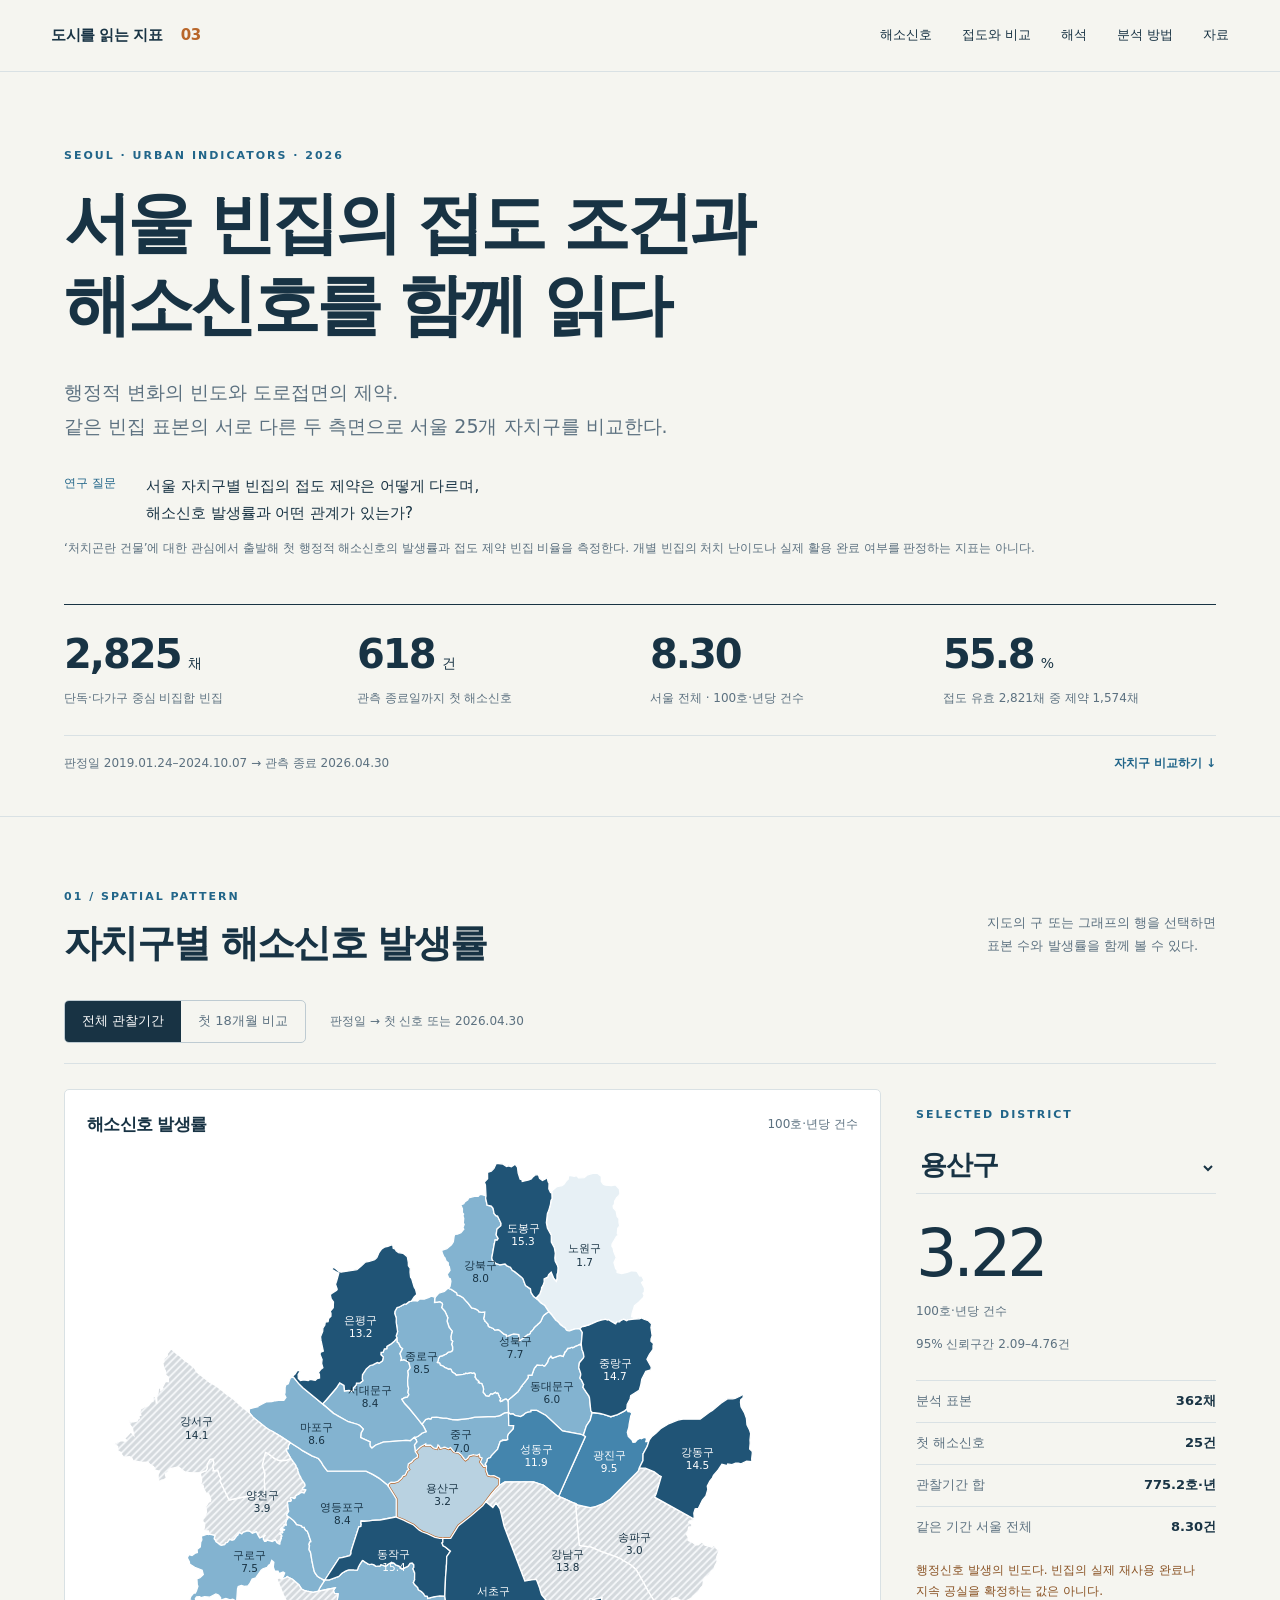
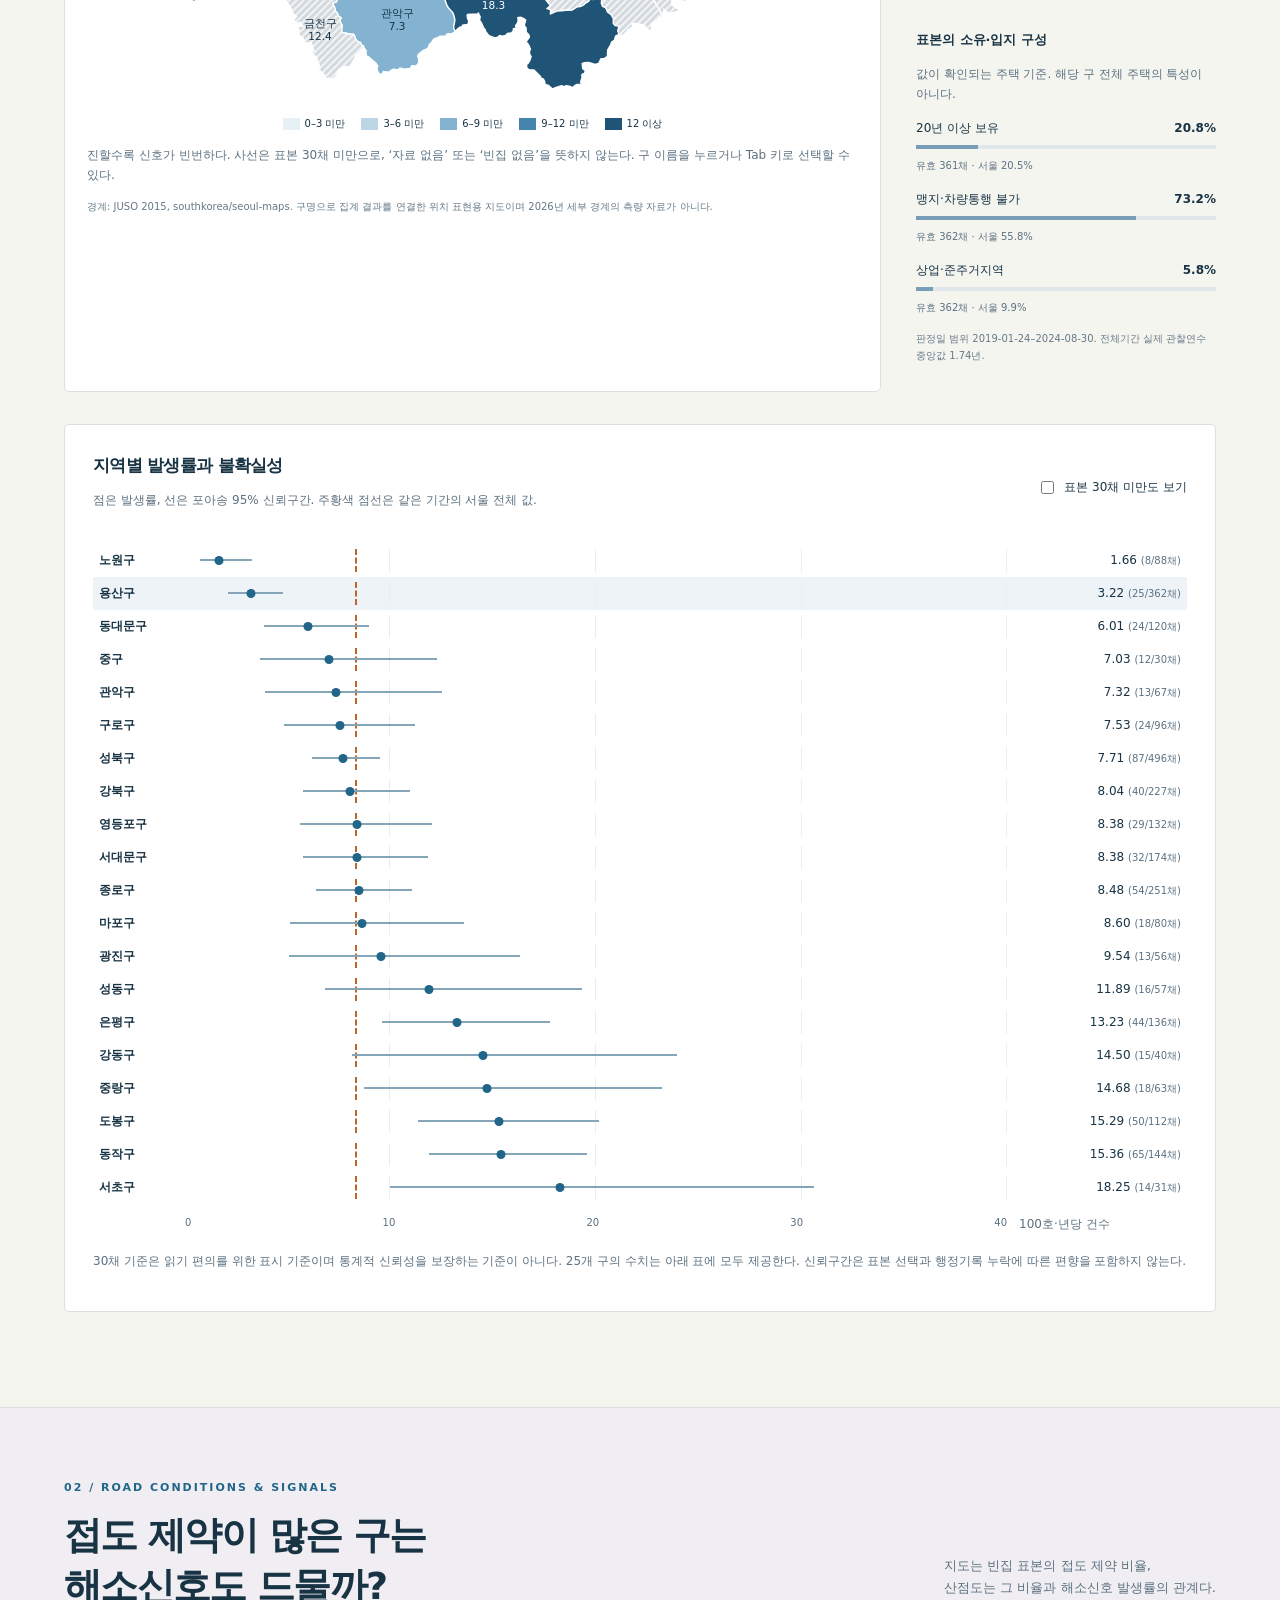
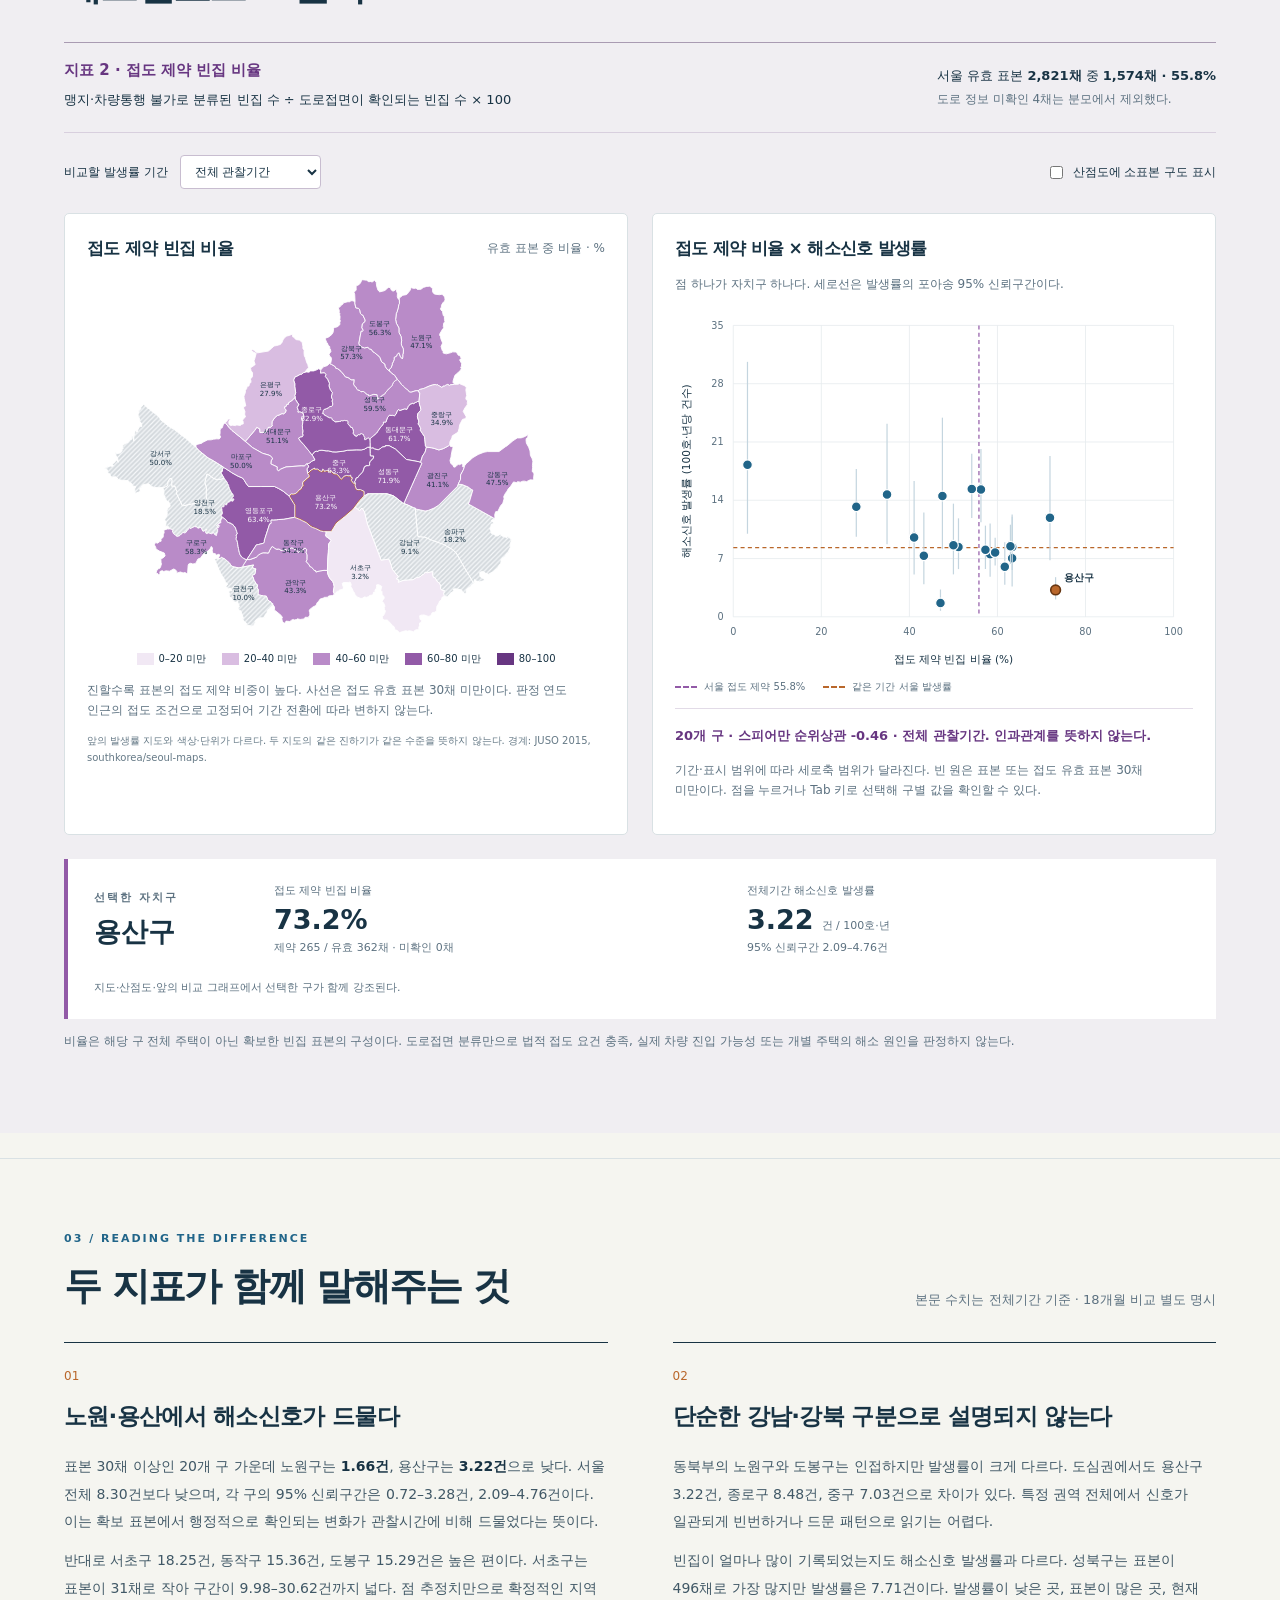
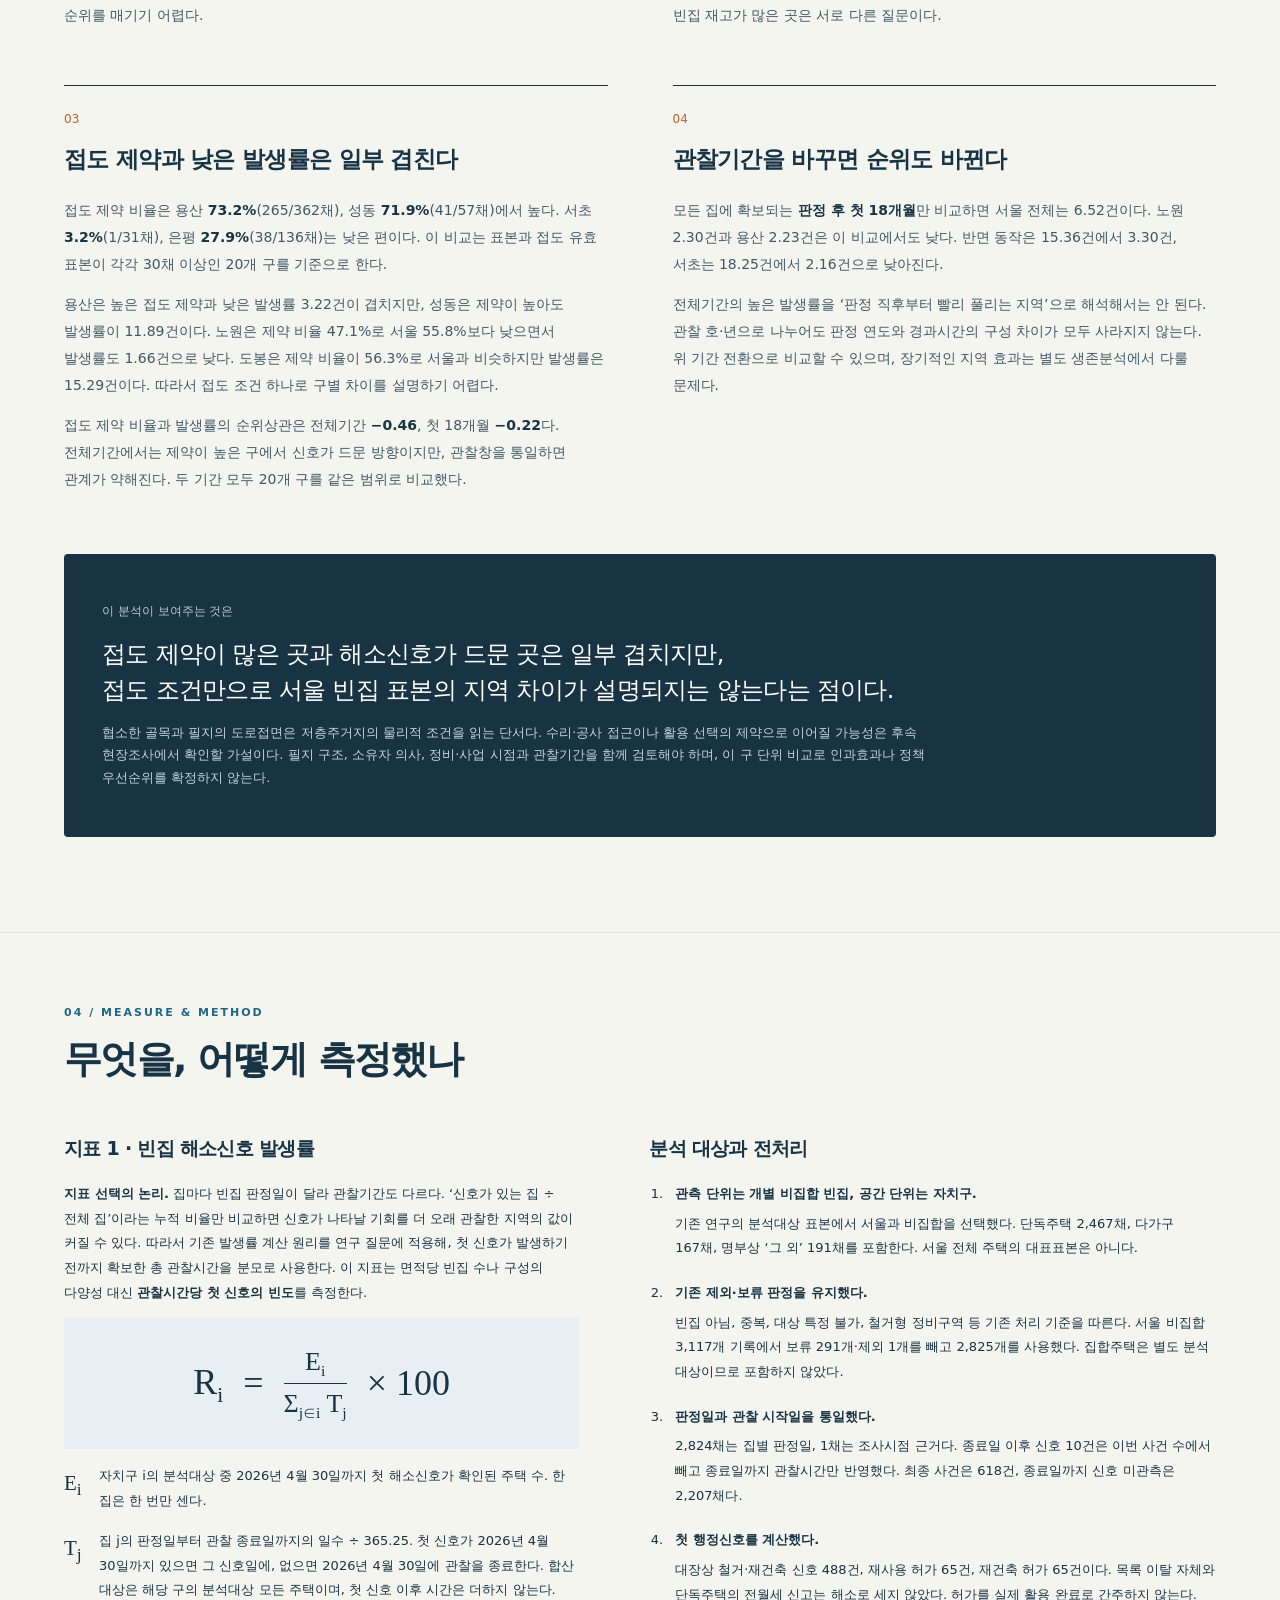
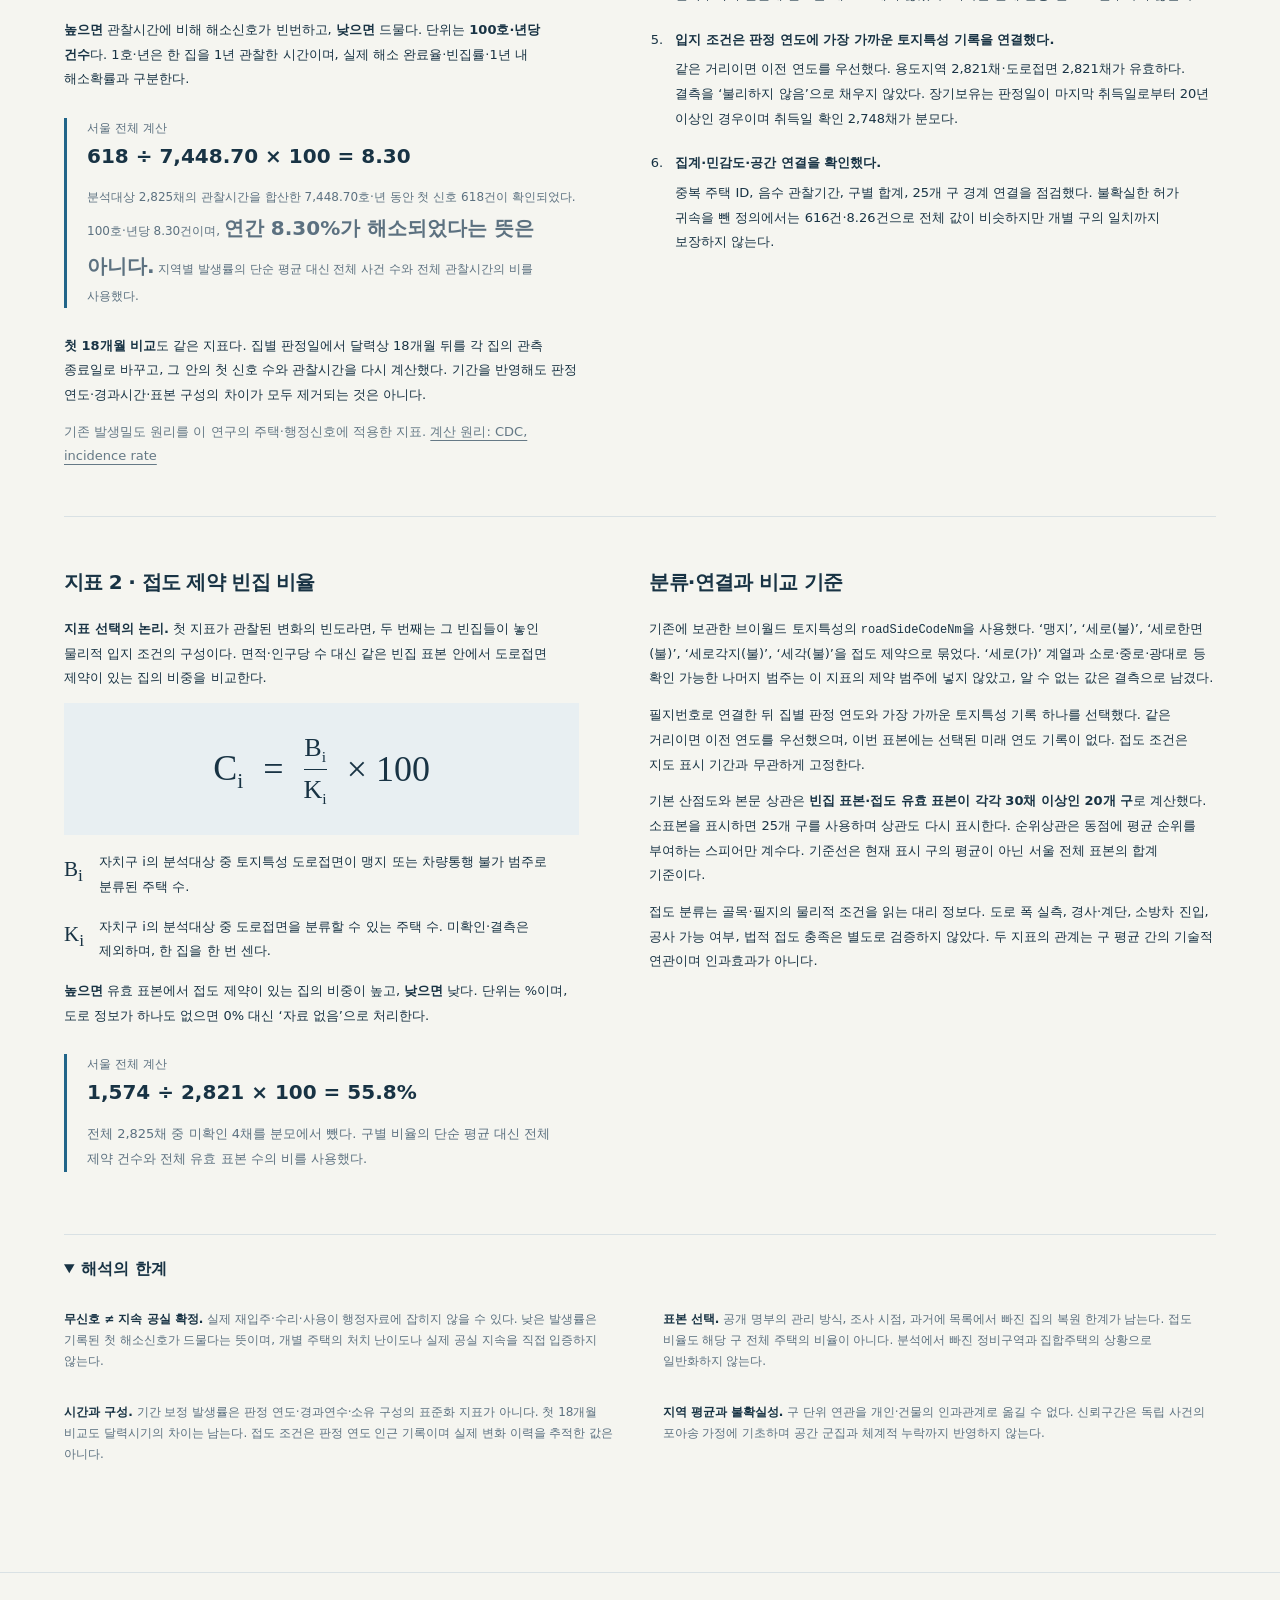
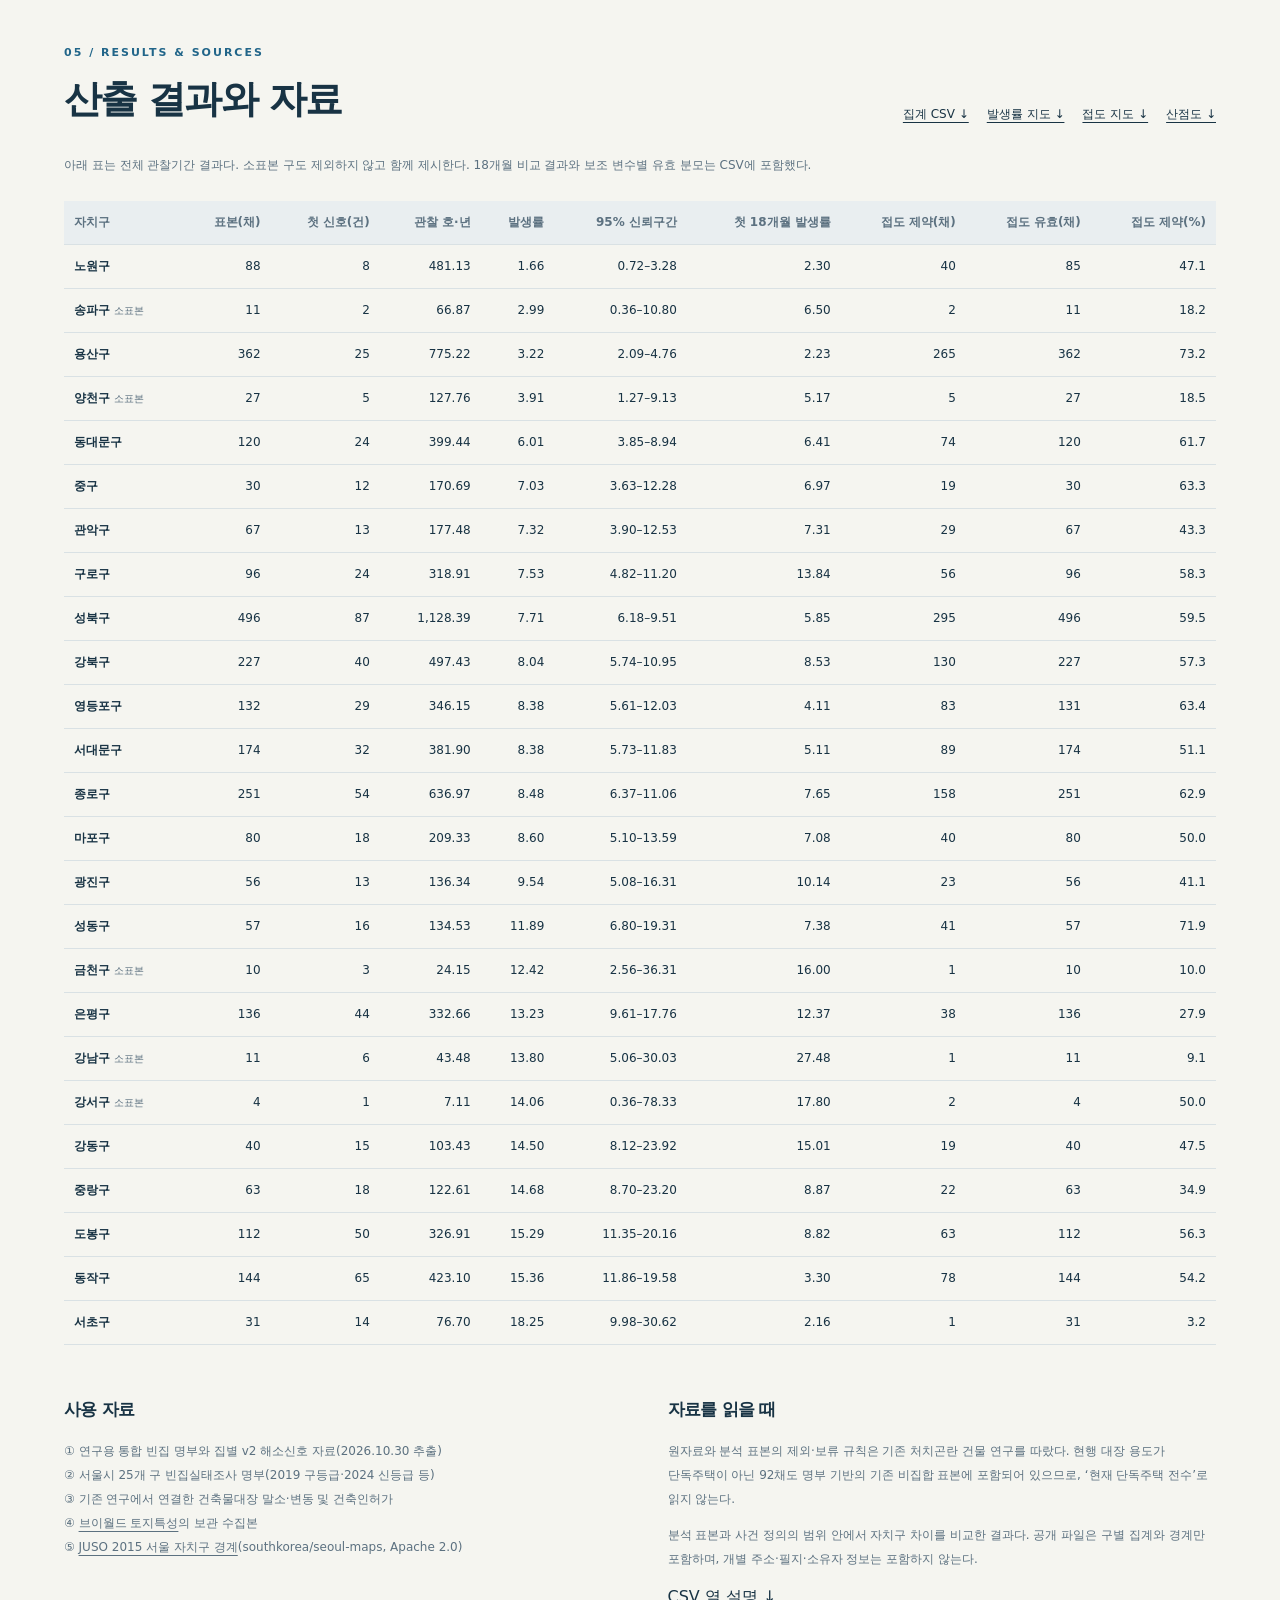
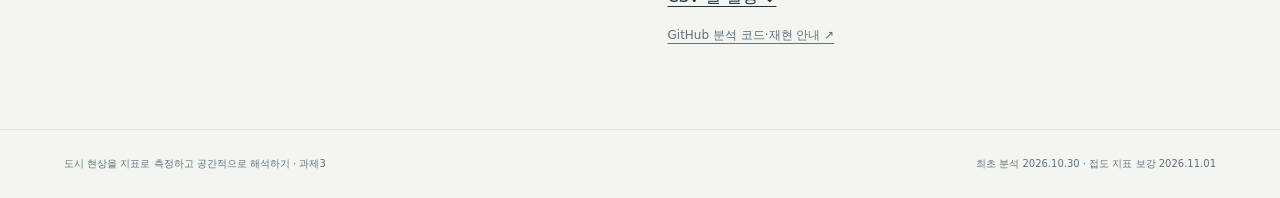
<file: assignment3-vacancy/public/index.html>
<!doctype html>
<html lang="ko">
<head>
<meta charset="utf-8"><meta name="viewport" content="width=device-width,initial-scale=1">
<title>서울 빈집의 접도 조건과 해소신호 · 도시지표 과제3</title>
<meta name="description" content="서울 25개 자치구의 빈집 해소신호 발생률과 접도 제약 빈집 비율을 지도·산점도로 비교합니다.">
<link rel="stylesheet" href="style.css"><link rel="stylesheet" href="road.css"><script src="data.js" defer></script><script src="app.js" defer></script><script src="road.js" defer></script>
</head>
<body>
<header class="top"><a href="#" class="brand">도시를 읽는 지표 <span>03</span></a><nav aria-label="본문"><a href="#atlas">해소신호</a><a href="#road">접도와 비교</a><a href="#findings">해석</a><a href="#method">분석 방법</a><a href="#data">자료</a></nav></header>
<main>
<section class="hero">
<div class="eyebrow">SEOUL · URBAN INDICATORS · 2026</div>
<h1>서울 빈집의 접도 조건과<br>해소신호를 함께 읽다</h1>
<p class="lead">행정적 변화의 빈도와 도로접면의 제약.<br class="desktop"> 같은 빈집 표본의 서로 다른 두 측면으로 서울 25개 자치구를 비교한다.</p>
<p class="question">연구 질문 <span>서울 자치구별 빈집의 접도 제약은 어떻게 다르며,<br class="desktop"> 해소신호 발생률과 어떤 관계가 있는가?</span></p>
<p class="caption">‘처치곤란 건물’에 대한 관심에서 출발해 첫 행정적 해소신호의 발생률과 접도 제약 빈집 비율을 측정한다. 개별 빈집의 처치 난이도나 실제 활용 완료 여부를 판정하는 지표는 아니다.</p>
<div class="stats"><div><b>2,825<small>채</small></b><span>단독·다가구 중심 비집합 빈집</span></div><div><b>618<small>건</small></b><span>관측 종료일까지 첫 해소신호</span></div><div><b>8.30</b><span>서울 전체 · 100호·년당 건수</span></div><div><b>55.8<small>%</small></b><span>접도 유효 2,821채 중 제약 1,574채</span></div></div>
<div class="hero-foot"><span>판정일 2019.01.24–2024.10.07 → 관측 종료 2026.04.30</span><a href="#atlas">자치구 비교하기 ↓</a></div>
</section>

<section class="section" id="atlas">
<div class="section-head"><div><div class="eyebrow">01 / SPATIAL PATTERN</div><h2>자치구별 해소신호 발생률</h2></div><p>지도의 구 또는 그래프의 행을 선택하면<br>표본 수와 발생률을 함께 볼 수 있다.</p></div>
<div class="toolbar"><div class="segmented" role="group" aria-label="관찰기간"><button data-period="full" aria-pressed="true">전체 관찰기간</button><button data-period="18" aria-pressed="false">첫 18개월 비교</button></div><span id="period-note">판정일 → 첫 신호 또는 2026.04.30</span></div>
<div class="atlas-grid">
<div class="map-panel"><div class="figure-heading"><h3>해소신호 발생률</h3><span>100호·년당 건수</span></div><svg id="map" viewBox="0 0 880 660" role="group" aria-label="서울 25개 자치구의 빈집 해소신호 발생률 지도"><defs><pattern id="small" width="8" height="8" patternUnits="userSpaceOnUse"><rect width="8" height="8" fill="#d4d9dd"/><path d="M-2 2L2-2M0 8L8 0M6 10L10 6" stroke="#f6f8fa" stroke-width="2"/></pattern></defs><g id="map-shapes"></g></svg><div class="legend"><span><i style="background:#e7f0f5"></i>0–3 미만</span><span><i style="background:#bdd6e6"></i>3–6 미만</span><span><i style="background:#83b3d0"></i>6–9 미만</span><span><i style="background:#4485ad"></i>9–12 미만</span><span><i style="background:#205476"></i>12 이상</span></div><p class="caption">진할수록 신호가 빈번하다. 사선은 표본 30채 미만으로, ‘자료 없음’ 또는 ‘빈집 없음’을 뜻하지 않는다. 구 이름을 누르거나 Tab 키로 선택할 수 있다.</p><p class="source-note">경계: JUSO 2015, southkorea/seoul-maps. 구명으로 집계 결과를 연결한 위치 표현용 지도이며 2026년 세부 경계의 측량 자료가 아니다.</p></div>
<aside class="detail" aria-live="polite"><div class="eyebrow">SELECTED DISTRICT</div><label class="sr-only" for="gu-select">자치구 선택</label><select id="gu-select"></select><div class="detail-rate"><strong id="gu-rate"></strong><span>100호·년당 건수</span></div><p id="gu-ci" class="detail-ci"></p><dl class="detail-facts"><div><dt>분석 표본</dt><dd id="gu-n"></dd></div><div><dt>첫 해소신호</dt><dd id="gu-events"></dd></div><div><dt>관찰기간 합</dt><dd id="gu-years"></dd></div><div><dt>같은 기간 서울 전체</dt><dd id="gu-seoul"></dd></div></dl><p id="gu-warning" class="warning"></p><h4>표본의 소유·입지 구성</h4><p class="caption">값이 확인되는 주택 기준. 해당 구 전체 주택의 특성이 아니다.</p><div id="composition"></div><p id="gu-period" class="source-note"></p></aside>
</div>
<div class="ranking-panel"><div class="figure-heading"><div><h3>지역별 발생률과 불확실성</h3><p class="caption">점은 발생률, 선은 포아송 95% 신뢰구간. 주황색 점선은 같은 기간의 서울 전체 값.</p></div><label class="check"><input type="checkbox" id="small-toggle">표본 30채 미만도 보기</label></div><div id="chart" class="chart" aria-label="자치구별 발생률 비교 그래프"></div><p class="caption">30채 기준은 읽기 편의를 위한 표시 기준이며 통계적 신뢰성을 보장하는 기준이 아니다. 25개 구의 수치는 아래 표에 모두 제공한다. 신뢰구간은 표본 선택과 행정기록 누락에 따른 편향을 포함하지 않는다.</p></div>
</section>

<section class="section road-section" id="road">
<div class="section-head"><div><div class="eyebrow">02 / ROAD CONDITIONS & SIGNALS</div><h2>접도 제약이 많은 구는<br>해소신호도 드물까?</h2></div><p>지도는 빈집 표본의 접도 제약 비율,<br>산점도는 그 비율과 해소신호 발생률의 관계다.</p></div>
<div class="road-intro"><div><strong>지표 2 · 접도 제약 빈집 비율</strong><p>맹지·차량통행 불가로 분류된 빈집 수 ÷ 도로접면이 확인되는 빈집 수 × 100</p></div><p>서울 유효 표본 <b>2,821채</b> 중 <b>1,574채 · 55.8%</b><br><span>도로 정보 미확인 4채는 분모에서 제외했다.</span></p></div>
<div class="road-controls"><label>비교할 발생률 기간 <select id="relation-period" aria-label="비교할 발생률 기간"><option value="full">전체 관찰기간</option><option value="18">판정 후 첫 18개월</option></select></label><label class="check"><input type="checkbox" id="scatter-small-toggle">산점도에 소표본 구도 표시</label></div>
<div class="road-grid">
<div class="map-panel"><div class="figure-heading"><h3>접도 제약 빈집 비율</h3><span>유효 표본 중 비율 · %</span></div><svg id="road-map" viewBox="0 0 880 660" role="group" aria-label="서울 25개 자치구의 접도 제약 빈집 비율 지도"><defs><pattern id="road-small" width="8" height="8" patternUnits="userSpaceOnUse"><rect width="8" height="8" fill="#d4d9dd"/><path d="M-2 2L2-2M0 8L8 0M6 10L10 6" stroke="#f6f8fa" stroke-width="2"/></pattern></defs><g id="road-map-shapes"></g></svg><div class="legend"><span><i style="background:#f1e8f4"></i>0–20 미만</span><span><i style="background:#d9bde1"></i>20–40 미만</span><span><i style="background:#b98bc8"></i>40–60 미만</span><span><i style="background:#925aa7"></i>60–80 미만</span><span><i style="background:#673681"></i>80–100</span></div><p class="caption">진할수록 표본의 접도 제약 비중이 높다. 사선은 접도 유효 표본 30채 미만이다. 판정 연도 인근의 접도 조건으로 고정되어 기간 전환에 따라 변하지 않는다.</p><p class="source-note">앞의 발생률 지도와 색상·단위가 다르다. 두 지도의 같은 진하기가 같은 수준을 뜻하지 않는다. 경계: JUSO 2015, southkorea/seoul-maps.</p></div>
<div class="scatter-panel"><div class="figure-heading"><h3>접도 제약 비율 × 해소신호 발생률</h3></div><p class="caption">점 하나가 자치구 하나다. 세로선은 발생률의 포아송 95% 신뢰구간이다.</p><svg id="road-scatter" viewBox="0 0 640 460" role="group" aria-label="접도 제약 비율과 해소신호 발생률의 산점도"></svg><div class="scatter-legend"><span><i class="line-road"></i>서울 접도 제약 55.8%</span><span><i class="line-rate"></i>같은 기간 서울 발생률</span></div><p id="scatter-note" class="relation-stat" aria-live="polite"></p><p class="caption">기간·표시 범위에 따라 세로축 범위가 달라진다. 빈 원은 표본 또는 접도 유효 표본 30채 미만이다. 점을 누르거나 Tab 키로 선택해 구별 값을 확인할 수 있다.</p></div>
</div>
<div id="road-detail" class="road-detail" aria-live="polite"></div>
<p class="caption">비율은 해당 구 전체 주택이 아닌 확보한 빈집 표본의 구성이다. 도로접면 분류만으로 법적 접도 요건 충족, 실제 차량 진입 가능성 또는 개별 주택의 해소 원인을 판정하지 않는다.</p>
</section>

<section class="section findings" id="findings"><div class="section-head"><div><div class="eyebrow">03 / READING THE DIFFERENCE</div><h2>두 지표가 함께 말해주는 것</h2></div><span class="kicker">본문 수치는 전체기간 기준 · 18개월 비교 별도 명시</span></div>
<div class="findings-grid"><article><span class="article-number">01</span><h3>노원·용산에서 해소신호가 드물다</h3><p>표본 30채 이상인 20개 구 가운데 노원구는 <b>1.66건</b>, 용산구는 <b>3.22건</b>으로 낮다. 서울 전체 8.30건보다 낮으며, 각 구의 95% 신뢰구간은 0.72–3.28건, 2.09–4.76건이다. 이는 확보 표본에서 행정적으로 확인되는 변화가 관찰시간에 비해 드물었다는 뜻이다.</p><p>반대로 서초구 18.25건, 동작구 15.36건, 도봉구 15.29건은 높은 편이다. 서초구는 표본이 31채로 작아 구간이 9.98–30.62건까지 넓다. 점 추정치만으로 확정적인 지역 순위를 매기기 어렵다.</p></article>
<article><span class="article-number">02</span><h3>단순한 강남·강북 구분으로 설명되지 않는다</h3><p>동북부의 노원구와 도봉구는 인접하지만 발생률이 크게 다르다. 도심권에서도 용산구 3.22건, 종로구 8.48건, 중구 7.03건으로 차이가 있다. 특정 권역 전체에서 신호가 일관되게 빈번하거나 드문 패턴으로 읽기는 어렵다.</p><p>빈집이 얼마나 많이 기록되었는지도 해소신호 발생률과 다르다. 성북구는 표본이 496채로 가장 많지만 발생률은 7.71건이다. 발생률이 낮은 곳, 표본이 많은 곳, 현재 빈집 재고가 많은 곳은 서로 다른 질문이다.</p></article>
<article><span class="article-number">03</span><h3>접도 제약과 낮은 발생률은 일부 겹친다</h3><p>접도 제약 비율은 용산 <b>73.2%</b>(265/362채), 성동 <b>71.9%</b>(41/57채)에서 높다. 서초 <b>3.2%</b>(1/31채), 은평 <b>27.9%</b>(38/136채)는 낮은 편이다. 이 비교는 표본과 접도 유효 표본이 각각 30채 이상인 20개 구를 기준으로 한다.</p><p>용산은 높은 접도 제약과 낮은 발생률 3.22건이 겹치지만, 성동은 제약이 높아도 발생률이 11.89건이다. 노원은 제약 비율 47.1%로 서울 55.8%보다 낮으면서 발생률도 1.66건으로 낮다. 도봉은 제약 비율이 56.3%로 서울과 비슷하지만 발생률은 15.29건이다. 따라서 접도 조건 하나로 구별 차이를 설명하기 어렵다.</p><p>접도 제약 비율과 발생률의 순위상관은 전체기간 <b>−0.46</b>, 첫 18개월 <b>−0.22</b>다. 전체기간에서는 제약이 높은 구에서 신호가 드문 방향이지만, 관찰창을 통일하면 관계가 약해진다. 두 기간 모두 20개 구를 같은 범위로 비교했다.</p></article>
<article><span class="article-number">04</span><h3>관찰기간을 바꾸면 순위도 바뀐다</h3><p>모든 집에 확보되는 <b>판정 후 첫 18개월</b>만 비교하면 서울 전체는 6.52건이다. 노원 2.30건과 용산 2.23건은 이 비교에서도 낮다. 반면 동작은 15.36건에서 3.30건, 서초는 18.25건에서 2.16건으로 낮아진다.</p><p>전체기간의 높은 발생률을 ‘판정 직후부터 빨리 풀리는 지역’으로 해석해서는 안 된다. 관찰 호·년으로 나누어도 판정 연도와 경과시간의 구성 차이가 모두 사라지지 않는다. 위 기간 전환으로 비교할 수 있으며, 장기적인 지역 효과는 별도 생존분석에서 다룰 문제다.</p></article></div>
<div class="conclusion"><p>이 분석이 보여주는 것은</p><h3>접도 제약이 많은 곳과 해소신호가 드문 곳은 일부 겹치지만,<br class="desktop"> 접도 조건만으로 서울 빈집 표본의 지역 차이가 설명되지는 않는다는 점이다.</h3><p>협소한 골목과 필지의 도로접면은 저층주거지의 물리적 조건을 읽는 단서다. 수리·공사 접근이나 활용 선택의 제약으로 이어질 가능성은 후속 현장조사에서 확인할 가설이다. 필지 구조, 소유자 의사, 정비·사업 시점과 관찰기간을 함께 검토해야 하며, 이 구 단위 비교로 인과효과나 정책 우선순위를 확정하지 않는다.</p></div>
</section>

<section class="section method" id="method"><div class="section-head"><div><div class="eyebrow">04 / MEASURE & METHOD</div><h2>무엇을, 어떻게 측정했나</h2></div></div>
<div class="method-grid"><div><h3>지표 1 · 빈집 해소신호 발생률</h3>
<p><b>지표 선택의 논리.</b> 집마다 빈집 판정일이 달라 관찰기간도 다르다. ‘신호가 있는 집 ÷ 전체 집’이라는 누적 비율만 비교하면 신호가 나타날 기회를 더 오래 관찰한 지역의 값이 커질 수 있다. 따라서 기존 발생률 계산 원리를 연구 질문에 적용해, 첫 신호가 발생하기 전까지 확보한 총 관찰시간을 분모로 사용한다. 이 지표는 면적당 빈집 수나 구성의 다양성 대신 <b>관찰시간당 첫 신호의 빈도</b>를 측정한다.</p>
<div class="formula" aria-label="자치구 i의 발생률은 첫 신호 주택 수를 해당 구 분석대상 모든 주택의 관찰 호년 합으로 나누고 100을 곱한다"><span>R<sub>i</sub></span><span>=</span><span class="fraction"><span>E<sub>i</sub></span><span>Σ<sub>j∈i</sub> T<sub>j</sub></span></span><span>× 100</span></div>
<dl class="variables"><div><dt>E<sub>i</sub></dt><dd>자치구 i의 분석대상 중 2026년 4월 30일까지 첫 해소신호가 확인된 주택 수. 한 집은 한 번만 센다.</dd></div><div><dt>T<sub>j</sub></dt><dd>집 j의 판정일부터 관찰 종료일까지의 일수 ÷ 365.25. 첫 신호가 2026년 4월 30일까지 있으면 그 신호일에, 없으면 2026년 4월 30일에 관찰을 종료한다. 합산 대상은 해당 구의 분석대상 모든 주택이며, 첫 신호 이후 시간은 더하지 않는다.</dd></div></dl>
<p><b>높으면</b> 관찰시간에 비해 해소신호가 빈번하고, <b>낮으면</b> 드물다. 단위는 <b>100호·년당 건수</b>다. 1호·년은 한 집을 1년 관찰한 시간이며, 실제 해소 완료율·빈집률·1년 내 해소확률과 구분한다.</p>
<div class="calculation"><span>서울 전체 계산</span><b>618 ÷ 7,448.70 × 100 = 8.30</b><p>분석대상 2,825채의 관찰시간을 합산한 7,448.70호·년 동안 첫 신호 618건이 확인되었다. 100호·년당 8.30건이며, <b>연간 8.30%가 해소되었다는 뜻은 아니다.</b> 지역별 발생률의 단순 평균 대신 전체 사건 수와 전체 관찰시간의 비를 사용했다.</p></div>
<p><b>첫 18개월 비교</b>도 같은 지표다. 집별 판정일에서 달력상 18개월 뒤를 각 집의 관측 종료일로 바꾸고, 그 안의 첫 신호 수와 관찰시간을 다시 계산했다. 기간을 반영해도 판정 연도·경과시간·표본 구성의 차이가 모두 제거되는 것은 아니다.</p>
<p class="source-note">기존 발생밀도 원리를 이 연구의 주택·행정신호에 적용한 지표. <a href="https://archive.cdc.gov/www_cdc_gov/csels/dsepd/ss1978/lesson3/section2.html" target="_blank" rel="noopener">계산 원리: CDC, incidence rate</a></p></div>
<div><h3>분석 대상과 전처리</h3><ol class="steps"><li><b>관측 단위는 개별 비집합 빈집, 공간 단위는 자치구.</b> 기존 연구의 분석대상 표본에서 서울과 비집합을 선택했다. 단독주택 2,467채, 다가구 167채, 명부상 ‘그 외’ 191채를 포함한다. 서울 전체 주택의 대표표본은 아니다.</li><li><b>기존 제외·보류 판정을 유지했다.</b> 빈집 아님, 중복, 대상 특정 불가, 철거형 정비구역 등 기존 처리 기준을 따른다. 서울 비집합 3,117개 기록에서 보류 291개·제외 1개를 빼고 2,825개를 사용했다. 집합주택은 별도 분석 대상이므로 포함하지 않았다.</li><li><b>판정일과 관찰 시작일을 통일했다.</b> 2,824채는 집별 판정일, 1채는 조사시점 근거다. 종료일 이후 신호 10건은 이번 사건 수에서 빼고 종료일까지 관찰시간만 반영했다. 최종 사건은 618건, 종료일까지 신호 미관측은 2,207채다.</li><li><b>첫 행정신호를 계산했다.</b> 대장상 철거·재건축 신호 488건, 재사용 허가 65건, 재건축 허가 65건이다. 목록 이탈 자체와 단독주택의 전월세 신고는 해소로 세지 않았다. 허가를 실제 활용 완료로 간주하지 않는다.</li><li><b>입지 조건은 판정 연도에 가장 가까운 토지특성 기록을 연결했다.</b> 같은 거리이면 이전 연도를 우선했다. 용도지역 2,821채·도로접면 2,821채가 유효하다. 결측을 ‘불리하지 않음’으로 채우지 않았다. 장기보유는 판정일이 마지막 취득일로부터 20년 이상인 경우이며 취득일 확인 2,748채가 분모다.</li><li><b>집계·민감도·공간 연결을 확인했다.</b> 중복 주택 ID, 음수 관찰기간, 구별 합계, 25개 구 경계 연결을 점검했다. 불확실한 허가 귀속을 뺀 정의에서는 616건·8.26건으로 전체 값이 비슷하지만 개별 구의 일치까지 보장하지 않는다.</li></ol></div></div>
<div class="road-method"><div><h3>지표 2 · 접도 제약 빈집 비율</h3><p><b>지표 선택의 논리.</b> 첫 지표가 관찰된 변화의 빈도라면, 두 번째는 그 빈집들이 놓인 물리적 입지 조건의 구성이다. 면적·인구당 수 대신 같은 빈집 표본 안에서 도로접면 제약이 있는 집의 비중을 비교한다.</p><div class="formula" aria-label="접도 제약 비율은 접도 제약 빈집 수를 도로접면이 확인되는 빈집 수로 나누고 100을 곱한다"><span>C<sub>i</sub></span><span>=</span><span class="fraction"><span>B<sub>i</sub></span><span>K<sub>i</sub></span></span><span>× 100</span></div><dl class="variables"><div><dt>B<sub>i</sub></dt><dd>자치구 i의 분석대상 중 토지특성 도로접면이 맹지 또는 차량통행 불가 범주로 분류된 주택 수.</dd></div><div><dt>K<sub>i</sub></dt><dd>자치구 i의 분석대상 중 도로접면을 분류할 수 있는 주택 수. 미확인·결측은 제외하며, 한 집을 한 번 센다.</dd></div></dl><p><b>높으면</b> 유효 표본에서 접도 제약이 있는 집의 비중이 높고, <b>낮으면</b> 낮다. 단위는 %이며, 도로 정보가 하나도 없으면 0% 대신 ‘자료 없음’으로 처리한다.</p><div class="calculation"><span>서울 전체 계산</span><b>1,574 ÷ 2,821 × 100 = 55.8%</b><p>전체 2,825채 중 미확인 4채를 분모에서 뺐다. 구별 비율의 단순 평균 대신 전체 제약 건수와 전체 유효 표본 수의 비를 사용했다.</p></div></div><div><h3>분류·연결과 비교 기준</h3><p>기존에 보관한 브이월드 토지특성의 <code>roadSideCodeNm</code>을 사용했다. ‘맹지’, ‘세로(불)’, ‘세로한면(불)’, ‘세로각지(불)’, ‘세각(불)’을 접도 제약으로 묶었다. ‘세로(가)’ 계열과 소로·중로·광대로 등 확인 가능한 나머지 범주는 이 지표의 제약 범주에 넣지 않았고, 알 수 없는 값은 결측으로 남겼다.</p><p>필지번호로 연결한 뒤 집별 판정 연도와 가장 가까운 토지특성 기록 하나를 선택했다. 같은 거리이면 이전 연도를 우선했으며, 이번 표본에는 선택된 미래 연도 기록이 없다. 접도 조건은 지도 표시 기간과 무관하게 고정한다.</p><p>기본 산점도와 본문 상관은 <b>빈집 표본·접도 유효 표본이 각각 30채 이상인 20개 구</b>로 계산했다. 소표본을 표시하면 25개 구를 사용하며 상관도 다시 표시한다. 순위상관은 동점에 평균 순위를 부여하는 스피어만 계수다. 기준선은 현재 표시 구의 평균이 아닌 서울 전체 표본의 합계 기준이다.</p><p>접도 분류는 골목·필지의 물리적 조건을 읽는 대리 정보다. 도로 폭 실측, 경사·계단, 소방차 진입, 공사 가능 여부, 법적 접도 충족은 별도로 검증하지 않았다. 두 지표의 관계는 구 평균 간의 기술적 연관이며 인과효과가 아니다.</p></div></div>
<details class="limitations" open><summary>해석의 한계</summary><div class="limitations-grid"><p><b>무신호 ≠ 지속 공실 확정.</b> 실제 재입주·수리·사용이 행정자료에 잡히지 않을 수 있다. 낮은 발생률은 기록된 첫 해소신호가 드물다는 뜻이며, 개별 주택의 처치 난이도나 실제 공실 지속을 직접 입증하지 않는다.</p><p><b>표본 선택.</b> 공개 명부의 관리 방식, 조사 시점, 과거에 목록에서 빠진 집의 복원 한계가 남는다. 접도 비율도 해당 구 전체 주택의 비율이 아니다. 분석에서 빠진 정비구역과 집합주택의 상황으로 일반화하지 않는다.</p><p><b>시간과 구성.</b> 기간 보정 발생률은 판정 연도·경과연수·소유 구성의 표준화 지표가 아니다. 첫 18개월 비교도 달력시기의 차이는 남는다. 접도 조건은 판정 연도 인근 기록이며 실제 변화 이력을 추적한 값은 아니다.</p><p><b>지역 평균과 불확실성.</b> 구 단위 연관을 개인·건물의 인과관계로 옮길 수 없다. 신뢰구간은 독립 사건의 포아송 가정에 기초하며 공간 군집과 체계적 누락까지 반영하지 않는다.</p></div></details>
</section>

<section class="section" id="data"><div class="section-head"><div><div class="eyebrow">05 / RESULTS & SOURCES</div><h2>산출 결과와 자료</h2></div><div class="download-links"><a href="seoul_district_rates.csv" download>집계 CSV ↓</a><a href="assets/seoul_map.png" download>발생률 지도 ↓</a><a href="assets/seoul_road_map.png" download>접도 지도 ↓</a><a href="assets/seoul_road_scatter.png" download>산점도 ↓</a></div></div>
<p class="caption">아래 표는 전체 관찰기간 결과다. 소표본 구도 제외하지 않고 함께 제시한다. 18개월 비교 결과와 보조 변수별 유효 분모는 CSV에 포함했다.</p>
<div class="table-wrap"><table><thead><tr><th scope="col">자치구</th><th scope="col">표본(채)</th><th scope="col">첫 신호(건)</th><th scope="col">관찰 호·년</th><th scope="col">발생률</th><th scope="col">95% 신뢰구간</th><th scope="col">첫 18개월 발생률</th><th scope="col">접도 제약(채)</th><th scope="col">접도 유효(채)</th><th scope="col">접도 제약(%)</th></tr></thead><tbody id="data-table"></tbody></table></div>
<div class="source-grid"><div><h3>사용 자료</h3><p>① 연구용 통합 빈집 명부와 집별 v2 해소신호 자료(2026.10.30 추출)<br>② 서울시 25개 구 빈집실태조사 명부(2019 구등급·2024 신등급 등)<br>③ 기존 연구에서 연결한 건축물대장 말소·변동 및 건축인허가<br>④ <a href="https://www.vworld.kr/" target="_blank" rel="noopener">브이월드 토지특성</a>의 보관 수집본<br>⑤ <a href="https://github.com/southkorea/seoul-maps/tree/master/juso/2015" target="_blank" rel="noopener">JUSO 2015 서울 자치구 경계</a>(southkorea/seoul-maps, Apache 2.0)</p></div><div><h3>자료를 읽을 때</h3><p>원자료와 분석 표본의 제외·보류 규칙은 기존 처치곤란 건물 연구를 따랐다. 현행 대장 용도가 단독주택이 아닌 92채도 명부 기반의 기존 비집합 표본에 포함되어 있으므로, ‘현재 단독주택 전수’로 읽지 않는다.</p><p>분석 표본과 사건 정의의 범위 안에서 자치구 차이를 비교한 결과다. 공개 파일은 구별 집계와 경계만 포함하며, 개별 주소·필지·소유자 정보는 포함하지 않는다.</p><a href="column_dictionary.txt" download>CSV 열 설명 ↓</a><p><a href="https://github.com/slee716-sk/assignment/tree/main/assignment3-vacancy" target="_blank" rel="noopener">GitHub 분석 코드·재현 안내 ↗</a></p></div></div>
</section>
</main><footer><span>도시 현상을 지표로 측정하고 공간적으로 해석하기 · 과제3</span><span>최초 분석 2026.10.30 · 접도 지표 보강 2026.11.01</span></footer>
<noscript><p>자바스크립트가 꺼져 있습니다. <a href="assets/seoul_map.png">발생률 지도</a>, <a href="assets/seoul_road_map.png">접도 지도</a>, <a href="assets/seoul_road_scatter.png">전체기간 산점도</a>, <a href="assets/seoul_road_scatter_18months.png">18개월 산점도</a>, <a href="assets/seoul_ranking.png">비교 그래프</a>, <a href="seoul_district_rates.csv">집계표</a>를 직접 열 수 있습니다.</p></noscript>
</body></html>
</file>
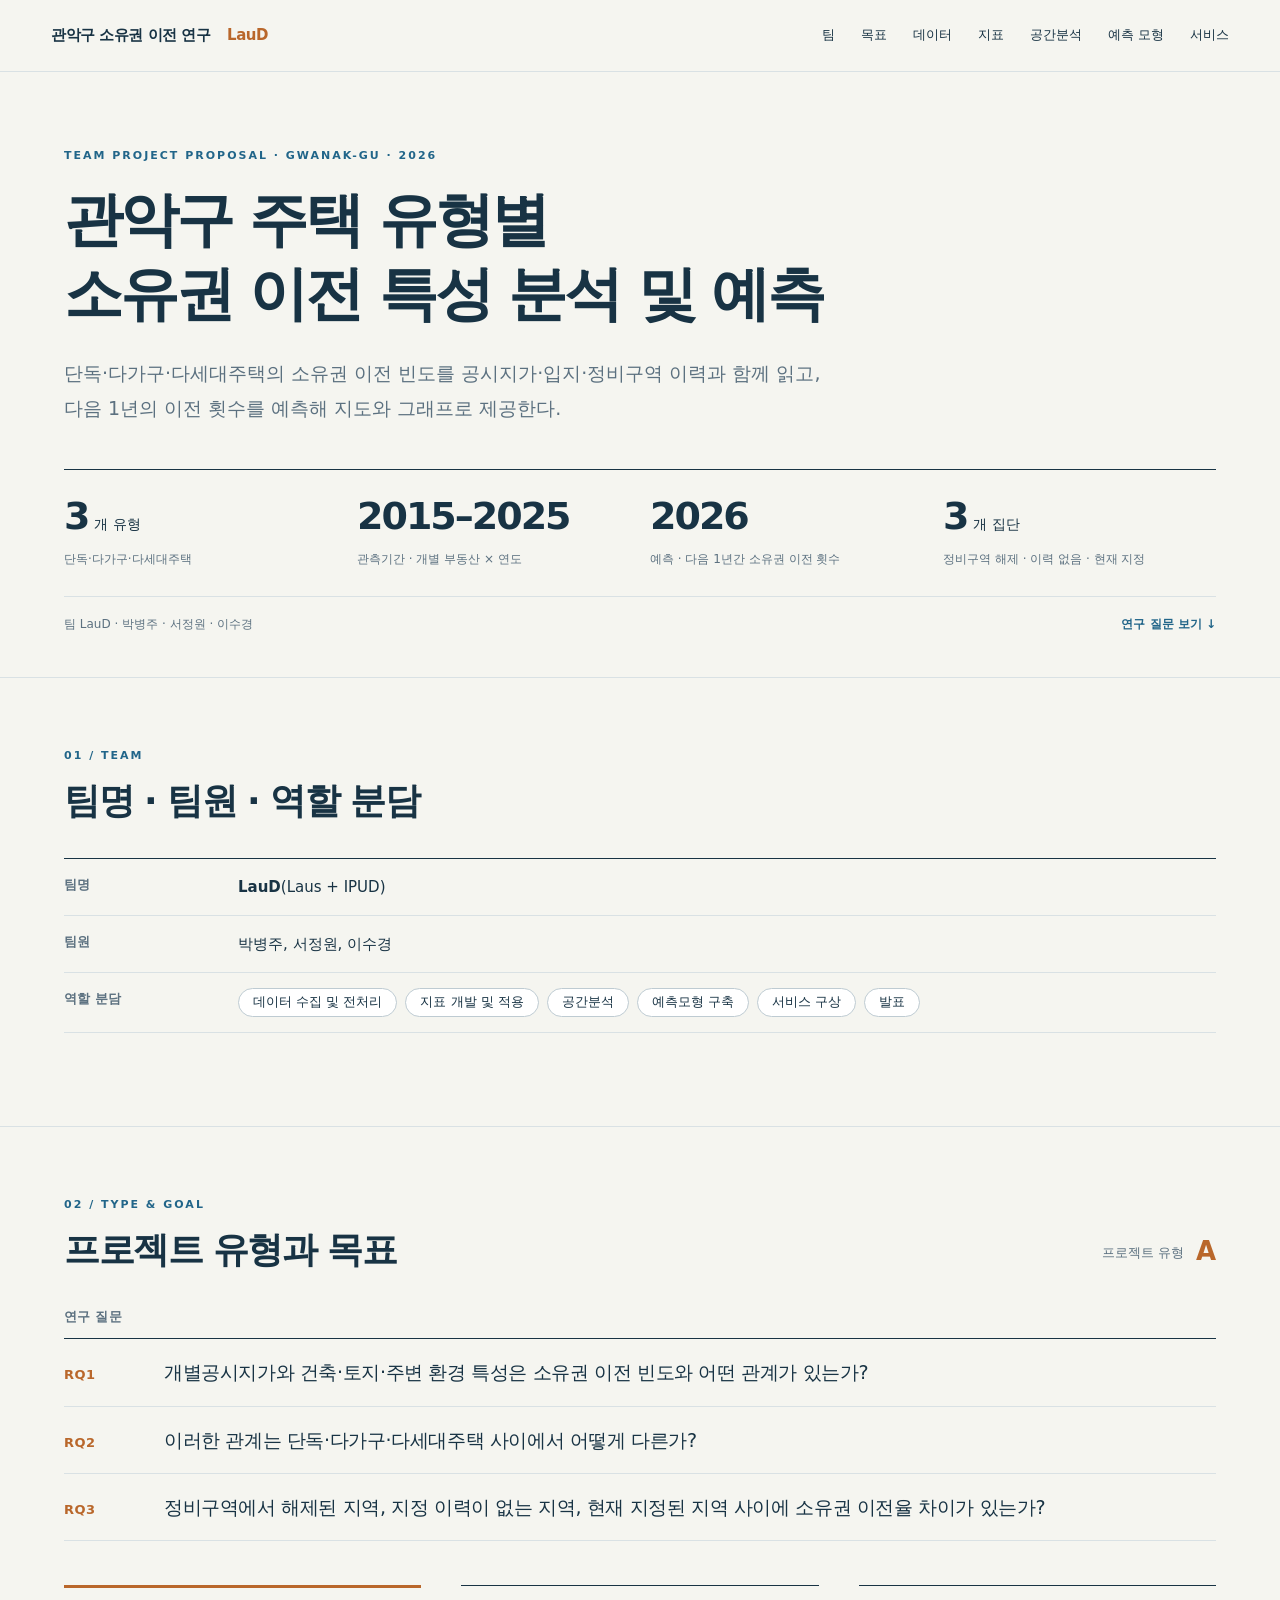
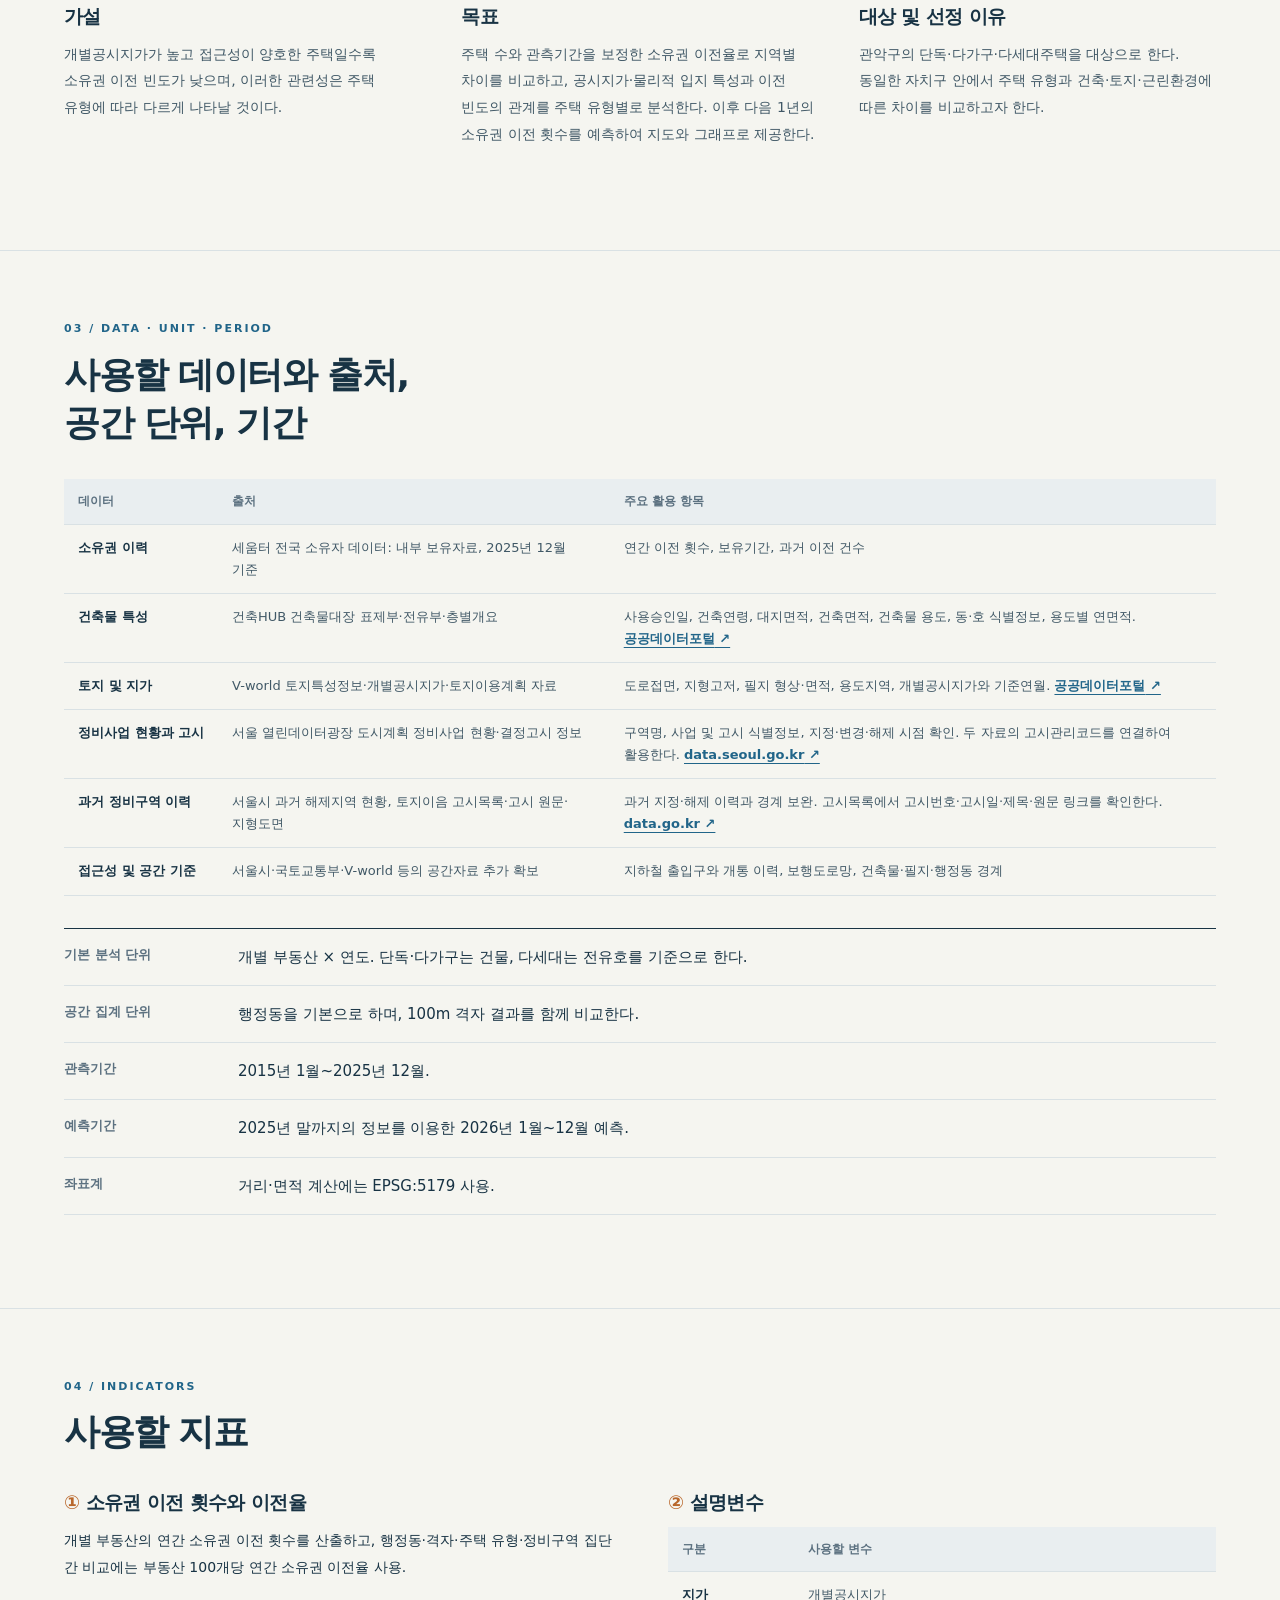
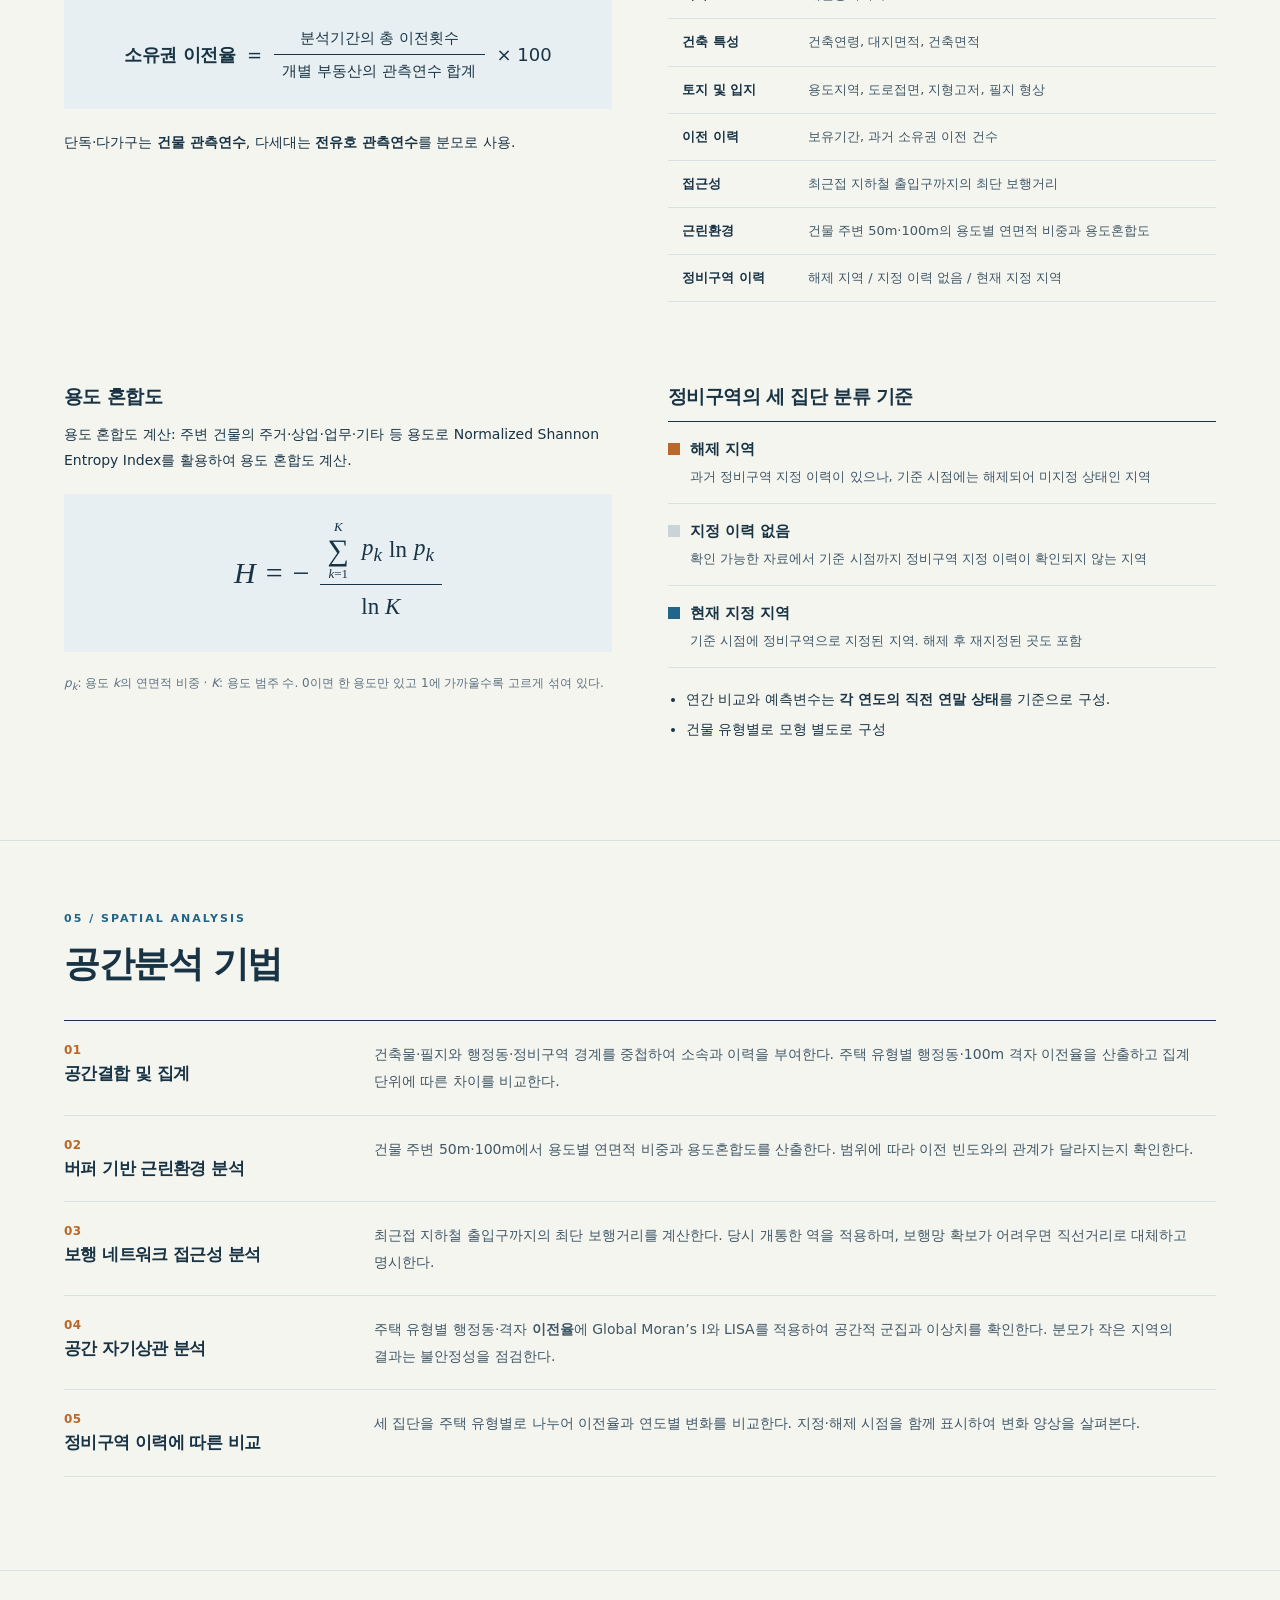
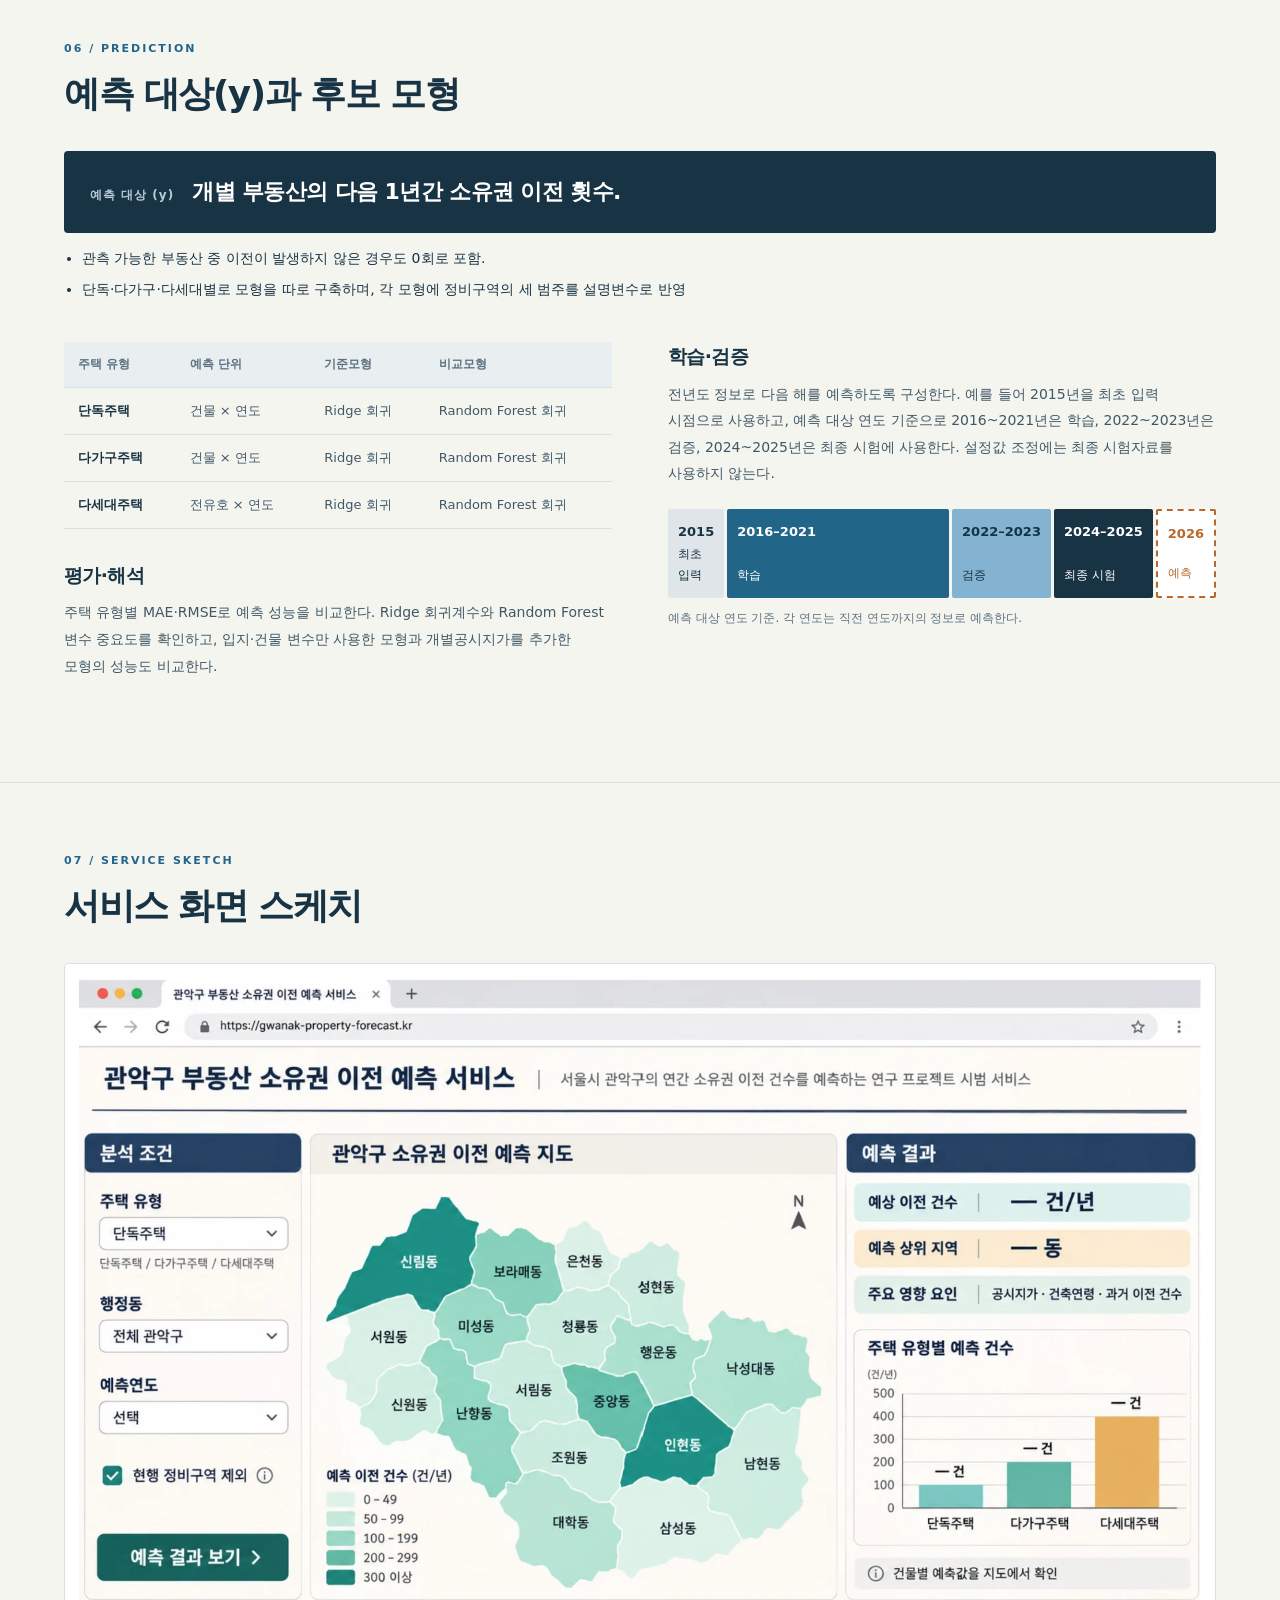
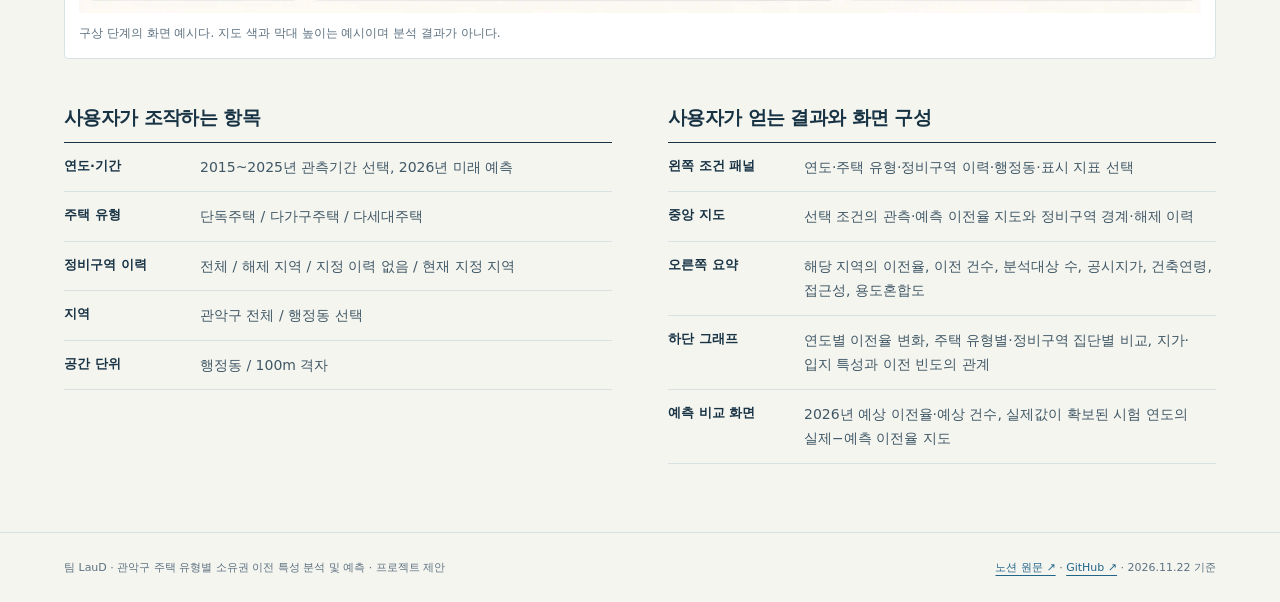
<file: project-gwanak-forecast/public/index.html>
<!doctype html>
<html lang="ko">
<head>
<meta charset="utf-8">
<meta name="viewport" content="width=device-width,initial-scale=1">
<title>관악구 주택 유형별 소유권 이전 특성 분석 및 예측 · LauD</title>
<meta name="description" content="관악구 단독·다가구·다세대주택의 소유권 이전율을 공시지가·입지·정비구역 이력과 함께 분석하고, 다음 1년의 이전 횟수를 예측하는 팀 프로젝트 제안입니다.">
<meta name="theme-color" content="#f5f5f0">
<meta property="og:title" content="관악구 주택 유형별 소유권 이전 특성 분석 및 예측">
<meta property="og:description" content="팀 LauD 프로젝트 제안 · 관측 2015–2025 · 예측 2026">
<meta property="og:image" content="assets/service-sketch.jpg">
<link rel="stylesheet" href="style.css">
</head>
<body>
<header class="top">
  <a href="#" class="brand">관악구 소유권 이전 연구 <span>LauD</span></a>
  <nav aria-label="본문">
    <a href="#team">팀</a><a href="#goal">목표</a><a href="#data">데이터</a><a href="#indicators">지표</a><a href="#spatial">공간분석</a><a href="#model">예측 모형</a><a href="#service">서비스</a>
  </nav>
</header>

<main>
<section class="hero">
  <div class="eyebrow">TEAM PROJECT PROPOSAL · GWANAK-GU · 2026</div>
  <h1>관악구 주택 유형별<br>소유권 이전 특성 분석 및 예측</h1>
  <p class="lead">단독·다가구·다세대주택의 소유권 이전 빈도를 공시지가·입지·정비구역 이력과 함께 읽고,<br class="desktop"> 다음 1년의 이전 횟수를 예측해 지도와 그래프로 제공한다.</p>
  <div class="stats">
    <div><b>3<small>개 유형</small></b><span>단독·다가구·다세대주택</span></div>
    <div><b>2015–2025</b><span>관측기간 · 개별 부동산 × 연도</span></div>
    <div><b>2026</b><span>예측 · 다음 1년간 소유권 이전 횟수</span></div>
    <div><b>3<small>개 집단</small></b><span>정비구역 해제 · 이력 없음 · 현재 지정</span></div>
  </div>
  <div class="hero-foot"><span>팀 LauD · 박병주 · 서정원 · 이수경</span><a href="#goal">연구 질문 보기 ↓</a></div>
</section>

<!-- 1. 팀 -->
<section class="section" id="team">
  <div class="section-head"><div><div class="eyebrow">01 / TEAM</div><h2>팀명 · 팀원 · 역할 분담</h2></div></div>
  <dl class="kv">
    <div><dt>팀명</dt><dd><b>LauD</b>(Laus + IPUD)</dd></div>
    <div><dt>팀원</dt><dd>박병주, 서정원, 이수경</dd></div>
    <div><dt>역할 분담</dt><dd><ul class="chips" aria-label="역할 분담"><li>데이터 수집 및 전처리</li><li>지표 개발 및 적용</li><li>공간분석</li><li>예측모형 구축</li><li>서비스 구상</li><li>발표</li></ul></dd></div>
  </dl>
</section>

<!-- 2. 유형과 목표 -->
<section class="section" id="goal">
  <div class="section-head"><div><div class="eyebrow">02 / TYPE &amp; GOAL</div><h2>프로젝트 유형과 목표</h2></div><p class="type-badge">프로젝트 유형 <b>A</b></p></div>
  <h3 class="sub">연구 질문</h3>
  <ol class="rq">
    <li><span>RQ1</span><p>개별공시지가와 건축·토지·주변 환경 특성은 소유권 이전 빈도와 어떤 관계가 있는가?</p></li>
    <li><span>RQ2</span><p>이러한 관계는 단독·다가구·다세대주택 사이에서 어떻게 다른가?</p></li>
    <li><span>RQ3</span><p>정비구역에서 해제된 지역, 지정 이력이 없는 지역, 현재 지정된 지역 사이에 소유권 이전율 차이가 있는가?</p></li>
  </ol>
  <div class="goal-grid">
    <div class="hypothesis"><h3>가설</h3><p>개별공시지가가 높고 접근성이 양호한 주택일수록 소유권 이전 빈도가 낮으며, 이러한 관련성은 주택 유형에 따라 다르게 나타날 것이다.</p></div>
    <div><h3>목표</h3><p>주택 수와 관측기간을 보정한 소유권 이전율로 지역별 차이를 비교하고, 공시지가·물리적 입지 특성과 이전 빈도의 관계를 주택 유형별로 분석한다. 이후 다음 1년의 소유권 이전 횟수를 예측하여 지도와 그래프로 제공한다.</p></div>
    <div><h3>대상 및 선정 이유</h3><p>관악구의 단독·다가구·다세대주택을 대상으로 한다. 동일한 자치구 안에서 주택 유형과 건축·토지·근린환경에 따른 차이를 비교하고자 한다.</p></div>
  </div>
</section>

<!-- 3. 데이터 -->
<section class="section" id="data">
  <div class="section-head"><div><div class="eyebrow">03 / DATA · UNIT · PERIOD</div><h2>사용할 데이터와 출처,<br>공간 단위, 기간</h2></div></div>
  <div class="table-wrap">
    <table class="doc-table stack">
      <thead><tr><th scope="col">데이터</th><th scope="col">출처</th><th scope="col">주요 활용 항목</th></tr></thead>
      <tbody>
        <tr><th scope="row">소유권 이력</th><td data-label="출처">세움터 전국 소유자 데이터: 내부 보유자료, 2025년 12월 기준</td><td data-label="주요 활용 항목">연간 이전 횟수, 보유기간, 과거 이전 건수</td></tr>
        <tr><th scope="row">건축물 특성</th><td data-label="출처">건축HUB 건축물대장 표제부·전유부·층별개요</td><td data-label="주요 활용 항목">사용승인일, 건축연령, 대지면적, 건축면적, 건축물 용도, 동·호 식별정보, 용도별 연면적. <a href="https://www.data.go.kr/data/15134735/openapi.do" target="_blank" rel="noopener">공공데이터포털</a></td></tr>
        <tr><th scope="row">토지 및 지가</th><td data-label="출처">V-world 토지특성정보·개별공시지가·토지이용계획 자료</td><td data-label="주요 활용 항목">도로접면, 지형고저, 필지 형상·면적, 용도지역, 개별공시지가와 기준연월. <a href="https://www.data.go.kr/data/15048121/fileData.do" target="_blank" rel="noopener">공공데이터포털</a></td></tr>
        <tr><th scope="row">정비사업 현황과 고시</th><td data-label="출처">서울 열린데이터광장 도시계획 정비사업 현황·결정고시 정보</td><td data-label="주요 활용 항목">구역명, 사업 및 고시 식별정보, 지정·변경·해제 시점 확인. 두 자료의 고시관리코드를 연결하여 활용한다. <a href="https://data.seoul.go.kr/dataList/OA-20281/A/1/datasetView.do" target="_blank" rel="noopener">data.seoul.go.kr</a></td></tr>
        <tr><th scope="row">과거 정비구역 이력</th><td data-label="출처">서울시 과거 해제지역 현황, 토지이음 고시목록·고시 원문·지형도면</td><td data-label="주요 활용 항목">과거 지정·해제 이력과 경계 보완. 고시목록에서 고시번호·고시일·제목·원문 링크를 확인한다. <a href="https://www.data.go.kr/data/15083101/fileData.do" target="_blank" rel="noopener">data.go.kr</a></td></tr>
        <tr><th scope="row">접근성 및 공간 기준</th><td data-label="출처">서울시·국토교통부·V-world 등의 공간자료 추가 확보</td><td data-label="주요 활용 항목">지하철 출입구와 개통 이력, 보행도로망, 건축물·필지·행정동 경계</td></tr>
      </tbody>
    </table>
  </div>
  <dl class="kv">
    <div><dt>기본 분석 단위</dt><dd>개별 부동산 × 연도. 단독·다가구는 건물, 다세대는 전유호를 기준으로 한다.</dd></div>
    <div><dt>공간 집계 단위</dt><dd>행정동을 기본으로 하며, 100m 격자 결과를 함께 비교한다.</dd></div>
    <div><dt>관측기간</dt><dd>2015년 1월~2025년 12월.</dd></div>
    <div><dt>예측기간</dt><dd>2025년 말까지의 정보를 이용한 2026년 1월~12월 예측.</dd></div>
    <div><dt>좌표계</dt><dd>거리·면적 계산에는 EPSG:5179 사용.</dd></div>
  </dl>
</section>

<!-- 4. 지표 -->
<section class="section" id="indicators">
  <div class="section-head"><div><div class="eyebrow">04 / INDICATORS</div><h2>사용할 지표</h2></div></div>
  <div class="index-grid">
    <div>
      <h3><span class="num">①</span>소유권 이전 횟수와 이전율</h3>
      <p>개별 부동산의 연간 소유권 이전 횟수를 산출하고, 행정동·격자·주택 유형·정비구역 집단 간 비교에는 부동산 100개당 연간 소유권 이전율 사용.</p>
      <div class="formula" role="img" aria-label="소유권 이전율은 분석기간의 총 이전횟수를 개별 부동산의 관측연수 합계로 나누고 100을 곱한 값">
        <span class="f-name">소유권 이전율</span><span>=</span>
        <span class="rhs"><span class="fraction"><span>분석기간의 총 이전횟수</span><span>개별 부동산의 관측연수 합계</span></span><span>× 100</span></span>
      </div>
      <p>단독·다가구는 <b>건물 관측연수</b>, 다세대는 <b>전유호 관측연수</b>를 분모로 사용.</p>
    </div>
    <div>
      <h3><span class="num">②</span>설명변수</h3>
      <div class="table-wrap">
        <table class="doc-table stack">
          <thead><tr><th scope="col">구분</th><th scope="col">사용할 변수</th></tr></thead>
          <tbody>
            <tr><th scope="row">지가</th><td data-label="사용할 변수">개별공시지가</td></tr>
            <tr><th scope="row">건축 특성</th><td data-label="사용할 변수">건축연령, 대지면적, 건축면적</td></tr>
            <tr><th scope="row">토지 및 입지</th><td data-label="사용할 변수">용도지역, 도로접면, 지형고저, 필지 형상</td></tr>
            <tr><th scope="row">이전 이력</th><td data-label="사용할 변수">보유기간, 과거 소유권 이전 건수</td></tr>
            <tr><th scope="row">접근성</th><td data-label="사용할 변수">최근접 지하철 출입구까지의 최단 보행거리</td></tr>
            <tr><th scope="row">근린환경</th><td data-label="사용할 변수">건물 주변 50m·100m의 용도별 연면적 비중과 용도혼합도</td></tr>
            <tr><th scope="row">정비구역 이력</th><td data-label="사용할 변수">해제 지역 / 지정 이력 없음 / 현재 지정 지역</td></tr>
          </tbody>
        </table>
      </div>
    </div>
  </div>

  <div class="index-grid">
    <div>
      <h3>용도 혼합도</h3>
      <p>용도 혼합도 계산: 주변 건물의 주거·상업·업무·기타 등 용도로 Normalized Shannon Entropy Index를 활용하여 용도 혼합도 계산.</p>
      <div class="formula math" role="img" aria-label="H는 k가 1부터 K까지 p k 곱하기 ln p k의 합을 ln K로 나눈 값에 마이너스를 붙인 값">
        <var>H</var><span>=</span><span>−</span>
        <span class="fraction"><span><span class="bigop"><small><var>K</var></small><span>∑</span><small><var>k</var>=1</small></span><var>p<sub>k</sub></var> ln <var>p<sub>k</sub></var></span><span>ln <var>K</var></span></span>
      </div>
      <p class="var-note"><var>p<sub>k</sub></var>: 용도 <var>k</var>의 연면적 비중 · <var>K</var>: 용도 범주 수. 0이면 한 용도만 있고 1에 가까울수록 고르게 섞여 있다.</p>
    </div>
    <div>
      <h3>정비구역의 세 집단 분류 기준</h3>
      <dl class="groups">
        <div><dt><i class="g-released" aria-hidden="true"></i>해제 지역</dt><dd>과거 정비구역 지정 이력이 있으나, 기준 시점에는 해제되어 미지정 상태인 지역</dd></div>
        <div><dt><i class="g-none" aria-hidden="true"></i>지정 이력 없음</dt><dd>확인 가능한 자료에서 기준 시점까지 정비구역 지정 이력이 확인되지 않는 지역</dd></div>
        <div><dt><i class="g-current" aria-hidden="true"></i>현재 지정 지역</dt><dd>기준 시점에 정비구역으로 지정된 지역. 해제 후 재지정된 곳도 포함</dd></div>
      </dl>
      <ul class="notes">
        <li>연간 비교와 예측변수는 <b>각 연도의 직전 연말 상태</b>를 기준으로 구성.</li>
        <li>건물 유형별로 모형 별도로 구성</li>
      </ul>
    </div>
  </div>
</section>

<!-- 5. 공간분석 -->
<section class="section" id="spatial">
  <div class="section-head"><div><div class="eyebrow">05 / SPATIAL ANALYSIS</div><h2>공간분석 기법</h2></div></div>
  <div class="method-list">
    <div><h3><span class="idx">01</span>공간결합 및 집계</h3><p>건축물·필지와 행정동·정비구역 경계를 중첩하여 소속과 이력을 부여한다. 주택 유형별 행정동·100m 격자 이전율을 산출하고 집계 단위에 따른 차이를 비교한다.</p></div>
    <div><h3><span class="idx">02</span>버퍼 기반 근린환경 분석</h3><p>건물 주변 50m·100m에서 용도별 연면적 비중과 용도혼합도를 산출한다. 범위에 따라 이전 빈도와의 관계가 달라지는지 확인한다.</p></div>
    <div><h3><span class="idx">03</span>보행 네트워크 접근성 분석</h3><p>최근접 지하철 출입구까지의 최단 보행거리를 계산한다. 당시 개통한 역을 적용하며, 보행망 확보가 어려우면 직선거리로 대체하고 명시한다.</p></div>
    <div><h3><span class="idx">04</span>공간 자기상관 분석</h3><p>주택 유형별 행정동·격자 <b>이전율</b>에 Global Moran’s I와 LISA를 적용하여 공간적 군집과 이상치를 확인한다. 분모가 작은 지역의 결과는 불안정성을 점검한다.</p></div>
    <div><h3><span class="idx">05</span>정비구역 이력에 따른 비교</h3><p>세 집단을 주택 유형별로 나누어 이전율과 연도별 변화를 비교한다. 지정·해제 시점을 함께 표시하여 변화 양상을 살펴본다.</p></div>
  </div>
</section>

<!-- 6. 예측 -->
<section class="section" id="model">
  <div class="section-head"><div><div class="eyebrow">06 / PREDICTION</div><h2>예측 대상(y)과 후보 모형</h2></div></div>
  <p class="y-statement"><span>예측 대상 (y)</span><b>개별 부동산의 다음 1년간 소유권 이전 횟수.</b></p>
  <ul class="notes">
    <li>관측 가능한 부동산 중 이전이 발생하지 않은 경우도 0회로 포함.</li>
    <li>단독·다가구·다세대별로 모형을 따로 구축하며, 각 모형에 정비구역의 세 범주를 설명변수로 반영</li>
  </ul>
  <div class="model-grid">
    <div>
      <div class="table-wrap">
        <table class="doc-table stack">
          <thead><tr><th scope="col">주택 유형</th><th scope="col">예측 단위</th><th scope="col">기준모형</th><th scope="col">비교모형</th></tr></thead>
          <tbody>
            <tr><th scope="row">단독주택</th><td data-label="예측 단위">건물 × 연도</td><td data-label="기준모형">Ridge 회귀</td><td data-label="비교모형">Random Forest 회귀</td></tr>
            <tr><th scope="row">다가구주택</th><td data-label="예측 단위">건물 × 연도</td><td data-label="기준모형">Ridge 회귀</td><td data-label="비교모형">Random Forest 회귀</td></tr>
            <tr><th scope="row">다세대주택</th><td data-label="예측 단위">전유호 × 연도</td><td data-label="기준모형">Ridge 회귀</td><td data-label="비교모형">Random Forest 회귀</td></tr>
          </tbody>
        </table>
      </div>
      <h3>평가·해석</h3>
      <p class="body">주택 유형별 MAE·RMSE로 예측 성능을 비교한다. Ridge 회귀계수와 Random Forest 변수 중요도를 확인하고, 입지·건물 변수만 사용한 모형과 개별공시지가를 추가한 모형의 성능도 비교한다.</p>
    </div>
    <div>
      <h3>학습·검증</h3>
      <p class="body">전년도 정보로 다음 해를 예측하도록 구성한다. 예를 들어 2015년을 최초 입력 시점으로 사용하고, 예측 대상 연도 기준으로 2016~2021년은 학습, 2022~2023년은 검증, 2024~2025년은 최종 시험에 사용한다. 설정값 조정에는 최종 시험자료를 사용하지 않는다.</p>
      <div class="timeline" role="img" aria-label="2015년 최초 입력, 2016~2021년 학습, 2022~2023년 검증, 2024~2025년 최종 시험, 2026년 예측">
        <div class="band input"><b>2015</b><span>최초 입력</span></div>
        <div class="band train"><b>2016–2021</b><span>학습</span></div>
        <div class="band valid"><b>2022–2023</b><span>검증</span></div>
        <div class="band test"><b>2024–2025</b><span>최종 시험</span></div>
        <div class="band forecast"><b>2026</b><span>예측</span></div>
      </div>
      <p class="caption">예측 대상 연도 기준. 각 연도는 직전 연도까지의 정보로 예측한다.</p>
    </div>
  </div>
</section>

<!-- 7. 서비스 -->
<section class="section" id="service">
  <div class="section-head"><div><div class="eyebrow">07 / SERVICE SKETCH</div><h2>서비스 화면 스케치</h2></div></div>
  <figure class="sketch">
    <picture>
      <source srcset="assets/service-sketch.webp" type="image/webp">
      <img src="assets/service-sketch.jpg" width="1946" height="1102" decoding="async" alt="관악구 부동산 소유권 이전 예측 서비스 화면 스케치. 왼쪽 분석 조건 패널에서 주택 유형, 행정동, 예측연도, 현행 정비구역 제외 여부를 고르고, 가운데에 관악구 행정동별 예측 이전 건수 지도, 오른쪽에 예상 이전 건수, 예측 상위 지역, 주요 영향 요인(공시지가·건축연령·과거 이전 건수)과 주택 유형별 예측 건수 막대그래프가 있다.">
    </picture>
    <figcaption>구상 단계의 화면 예시다. 지도 색과 막대 높이는 예시이며 분석 결과가 아니다.</figcaption>
  </figure>
  <div class="service-grid">
    <div>
      <h3>사용자가 조작하는 항목</h3>
      <dl class="kv compact">
        <div><dt>연도·기간</dt><dd>2015~2025년 관측기간 선택, 2026년 미래 예측</dd></div>
        <div><dt>주택 유형</dt><dd>단독주택 / 다가구주택 / 다세대주택</dd></div>
        <div><dt>정비구역 이력</dt><dd>전체 / 해제 지역 / 지정 이력 없음 / 현재 지정 지역</dd></div>
        <div><dt>지역</dt><dd>관악구 전체 / 행정동 선택</dd></div>
        <div><dt>공간 단위</dt><dd>행정동 / 100m 격자</dd></div>
      </dl>
    </div>
    <div>
      <h3>사용자가 얻는 결과와 화면 구성</h3>
      <dl class="kv compact">
        <div><dt>왼쪽 조건 패널</dt><dd>연도·주택 유형·정비구역 이력·행정동·표시 지표 선택</dd></div>
        <div><dt>중앙 지도</dt><dd>선택 조건의 관측·예측 이전율 지도와 정비구역 경계·해제 이력</dd></div>
        <div><dt>오른쪽 요약</dt><dd>해당 지역의 이전율, 이전 건수, 분석대상 수, 공시지가, 건축연령, 접근성, 용도혼합도</dd></div>
        <div><dt>하단 그래프</dt><dd>연도별 이전율 변화, 주택 유형별·정비구역 집단별 비교, 지가·입지 특성과 이전 빈도의 관계</dd></div>
        <div><dt>예측 비교 화면</dt><dd>2026년 예상 이전율·예상 건수, 실제값이 확보된 시험 연도의 실제−예측 이전율 지도</dd></div>
      </dl>
    </div>
  </div>
</section>
</main>

<footer>
  <span>팀 LauD · 관악구 주택 유형별 소유권 이전 특성 분석 및 예측 · 프로젝트 제안</span>
  <span><a href="https://snu-laus.notion.site/42032921929280d5b047fc6239985230" target="_blank" rel="noopener">노션 원문 ↗</a> · <a href="https://github.com/slee716-sk/assignment/tree/main/project-gwanak-forecast" target="_blank" rel="noopener">GitHub ↗</a> · 2026.11.22 기준</span>
</footer>
</body>
</html>
</file>
<file: assignment3-vacancy/public/style.css>
:root{--ink:#183344;--muted:#5c7180;--blue:#216589;--paper:#f5f5f0;--line:#d9e1e4;--orange:#b9672b}*{box-sizing:border-box}html{scroll-behavior:smooth;scroll-padding-top:85px}body{margin:0;color:var(--ink);background:var(--paper);font-family:"Malgun Gothic","Apple SD Gothic Neo",system-ui,sans-serif;line-height:1.75;word-break:keep-all}a{color:inherit;text-underline-offset:4px}button,select,input{font:inherit}button,select{cursor:pointer}button:focus-visible,a:focus-visible,select:focus-visible,[tabindex]:focus-visible{outline:3px solid var(--orange);outline-offset:4px}.top{position:sticky;top:0;z-index:30;background:rgba(245,245,240,.97);border-bottom:1px solid var(--line);height:72px;display:flex;align-items:center;justify-content:space-between;padding:0 max(4vw,24px)}.brand{text-decoration:none;font-size:15px;font-weight:800;letter-spacing:-.5px}.brand span{margin-left:14px;color:var(--orange)}nav{display:flex;gap:30px;font-size:13px}nav a{text-decoration:none}main{max-width:1440px;margin:auto}.hero{padding:74px 5% 0}.eyebrow{font-size:11px;letter-spacing:2px;font-weight:700;color:var(--blue);margin-bottom:18px}h1{font-size:clamp(40px,5.2vw,70px);line-height:1.23;letter-spacing:-4px;font-weight:700;margin:0 0 28px}h2{font-size:clamp(27px,3vw,38px);line-height:1.35;letter-spacing:-1.7px;margin:0}h3{line-height:1.5;font-size:20px;letter-spacing:-.7px}p{margin:12px 0}.lead{font-size:19px;line-height:1.8;color:var(--muted);margin-bottom:30px}.question{display:flex;gap:30px;font-size:12px;color:var(--blue);align-items:flex-start}.question span{font-size:15px;color:var(--ink)}.stats{display:grid;grid-template-columns:repeat(4,1fr);border-top:1px solid var(--ink);margin-top:46px;padding:23px 0 26px;gap:20px}.stats>div{display:flex;flex-direction:column}.stats b{font-size:40px;font-weight:600;letter-spacing:-2px;line-height:1.3}.stats small{font-size:14px;letter-spacing:0;margin-left:7px;font-weight:500}.stats span{font-size:12px;color:var(--muted);margin-top:8px}.hero-foot{border-top:1px solid var(--line);display:flex;justify-content:space-between;padding:17px 0;font-size:12px;color:var(--muted)}.hero-foot a{font-weight:700;color:var(--blue);text-decoration:none}.section{padding:70px 5%;border-top:1px solid var(--line);margin-top:25px}.section-head{display:flex;justify-content:space-between;align-items:end;gap:30px;margin-bottom:30px}.section-head p,.kicker{font-size:13px;color:var(--muted)}.section-head .eyebrow{margin-bottom:12px}.toolbar{display:flex;align-items:center;gap:24px;border-bottom:1px solid var(--line);padding-bottom:20px}.segmented{display:inline-flex;border:1px solid #becbd2;border-radius:5px;overflow:hidden}.segmented button{border:0;background:transparent;color:var(--muted);padding:9px 17px;font-size:13px}.segmented button[aria-pressed=true]{background:var(--ink);color:white}.toolbar>span{font-size:12px;color:var(--muted)}.atlas-grid{display:grid;grid-template-columns:minmax(0,1fr) 300px;gap:35px;margin-top:25px}.map-panel{background:#fff;padding:22px;border:1px solid var(--line);border-radius:5px}.figure-heading{display:flex;align-items:center;justify-content:space-between;gap:16px}.figure-heading h3{margin:0;font-size:17px}.figure-heading>span{font-size:12px;color:var(--muted)}#map{display:block;width:100%;height:auto;overflow:visible}.district{stroke:#fff;stroke-width:1.5;cursor:pointer;transition:fill .2s}.district:hover,.district.selected{stroke:var(--orange);stroke-width:3;filter:brightness(.98)}.district-label{font-size:12px;font-weight:500;pointer-events:none;text-anchor:middle}.legend{display:flex;justify-content:center;flex-wrap:wrap;gap:10px 16px;font-size:10px}.legend span{display:flex;align-items:center;gap:5px}.legend i{width:17px;height:12px;display:inline-block}.caption{font-size:12px;color:var(--muted);line-height:1.7}.source-note{font-size:10px;color:#657986;line-height:1.7}.detail{padding:16px 0}.detail select{font-size:27px;font-weight:700;border:0;border-bottom:1px solid var(--line);color:var(--ink);background:transparent;width:100%;padding:6px 0 12px;letter-spacing:-1px}.detail-rate{display:flex;flex-direction:column;margin-top:24px}.detail-rate strong{font-size:65px;letter-spacing:-4px;line-height:1.1;font-weight:500}.detail-rate span{font-size:12px;color:var(--muted);margin-top:12px}.detail-ci{font-size:12px;color:var(--muted)}.detail-facts{font-size:13px;margin-top:25px}.detail-facts div{display:flex;justify-content:space-between;border-top:1px solid var(--line);padding:9px 0}.detail-facts dt{color:var(--muted)}.detail-facts dd{margin:0;font-weight:700;font-variant-numeric:tabular-nums}.detail h4{font-size:13px;margin:28px 0 5px}.warning{font-size:12px;color:#885021;line-height:1.7;min-height:20px}.composition-row{margin-top:13px;font-size:12px}.composition-row>div{display:flex;justify-content:space-between}.composition-row small{font-size:10px;color:var(--muted)}.mini-track{height:4px;background:#dfe7eb;margin:6px 0}.mini-fill{height:4px;background:#779eb6}.ranking-panel{margin-top:32px;background:white;padding:28px;border:1px solid var(--line);border-radius:5px}.check{display:flex;align-items:center;gap:7px;font-size:12px;white-space:nowrap}.chart{margin:22px 0 16px}.chart-row{display:grid;grid-template-columns:74px minmax(0,1fr) 162px;gap:12px;align-items:center;width:100%;background:none;border:0;border-radius:2px;text-align:left;color:var(--ink);padding:5px 6px;font-size:12px;line-height:1.6}.chart-row:hover,.chart-row.selected{background:#edf3f6}.chart-name{font-weight:600}.chart-track{height:23px;position:relative;background:repeating-linear-gradient(to right,transparent 0,transparent calc(25% - 1px),#e8edef calc(25% - 1px),#e8edef 25%)}.chart-ci{position:absolute;top:10px;height:2px;background:#85a5b8}.chart-dot{width:9px;height:9px;position:absolute;top:7px;border-radius:50%;background:var(--blue);transform:translateX(-50%)}.chart-dot.small-dot{background:white;border:2px solid var(--blue)}.chart-ref{position:absolute;top:0;bottom:0;border-left:2px dashed var(--orange)}.chart-value{font-variant-numeric:tabular-nums;text-align:right}.chart-value small{font-size:10px;color:var(--muted)}.chart-axis{display:grid;grid-template-columns:74px minmax(0,1fr) 162px;gap:12px;margin:10px 6px}.chart-ticks{display:flex;justify-content:space-between;color:var(--muted);font-size:10px}.findings-grid{display:grid;grid-template-columns:1fr 1fr;gap:44px 65px}.findings article{border-top:1px solid var(--ink);padding-top:18px}.article-number{font-size:12px;color:var(--orange)}.findings article h3{font-size:23px;margin:10px 0 20px}.findings article p{font-size:14px;line-height:1.95;color:#405866}.findings article b{color:var(--ink)}.conclusion{margin-top:48px;background:var(--ink);color:white;padding:35px 38px;border-radius:4px}.conclusion>p:first-child{font-size:12px;color:#b7cbd7}.conclusion h3{font-size:24px;font-weight:500;margin:14px 0}.conclusion>p:last-child{font-size:13px;color:#c3d3dd;max-width:850px}.method-grid{display:grid;grid-template-columns:1fr 1.1fr;gap:70px}.method-grid h3{font-size:19px}.method-grid p,.variables,.steps{font-size:13px;line-height:1.9}.formula{padding:25px;background:#e8eff2;display:flex;justify-content:center;align-items:center;gap:20px;font-family:Georgia,serif;font-size:36px}.fraction{display:flex;flex-direction:column;text-align:center;font-size:26px;line-height:1.5}.fraction span:first-child{border-bottom:1px solid}.variables>div{display:grid;grid-template-columns:35px 1fr;margin:15px 0}.variables dt{font-family:Georgia,serif;font-size:21px}.variables dd{margin:0}.calculation{border-left:3px solid var(--blue);padding-left:20px;margin:26px 0}.calculation span{display:block;font-size:12px;color:var(--muted)}.calculation b{font-size:20px}.calculation p{color:var(--muted);font-size:12px}.steps{padding-left:18px}.steps li{padding-left:8px;margin:0 0 20px}.steps b{display:block;margin-bottom:5px}.limitations{border-top:1px solid var(--line);margin-top:36px;padding-top:20px}.limitations summary{font-size:16px;font-weight:700;cursor:pointer}.limitations-grid{display:grid;grid-template-columns:1fr 1fr;gap:6px 45px;margin-top:14px}.limitations-grid p{font-size:12px;color:var(--muted)}.limitations-grid b{color:var(--ink)}.download-links{display:flex;gap:18px;font-size:12px}.table-wrap{overflow-x:auto;margin:25px 0 35px}table{border-collapse:collapse;width:100%;font-size:12px;white-space:nowrap}th,td{text-align:right;padding:11px 10px;border-bottom:1px solid var(--line);font-variant-numeric:tabular-nums}th{font-weight:600;color:var(--muted);background:#e9eef0}th:first-child,td:first-child{text-align:left}td:first-child{font-weight:700}td small{font-weight:400;font-size:10px;color:var(--muted)}tr:hover{background:white}.source-grid{display:grid;grid-template-columns:1fr 1fr;gap:55px}.source-grid h3{font-size:17px}.source-grid p,.source-grid>a{font-size:12px;color:var(--muted);line-height:2}footer{border-top:1px solid var(--line);padding:25px 5%;display:flex;justify-content:space-between;font-size:10px;color:var(--muted)}.sr-only{position:absolute;clip:rect(0,0,0,0);width:1px;height:1px;overflow:hidden}
@media(max-width:900px){.atlas-grid{grid-template-columns:1fr 250px;gap:20px}.map-panel{padding:15px}.method-grid{gap:30px}.section-head{align-items:start}.hero{padding-top:50px}h1{letter-spacing:-2px}.stats b{font-size:32px}.findings-grid{gap:30px}.chart-row,.chart-axis{grid-template-columns:65px minmax(0,1fr) 140px;gap:8px}.detail-rate strong{font-size:54px}}
@media(max-width:700px){.top{height:64px;padding:0 20px}.brand{font-size:13px}nav{gap:14px;font-size:11px}nav a:nth-child(3){display:none}.hero,.section{padding-left:20px;padding-right:20px}.hero{padding-top:38px}.lead{font-size:16px}.question{display:block}.question span{display:block;font-size:13px;margin-top:8px}.stats{grid-template-columns:1fr 1fr;gap:26px 15px;margin-top:30px}.stats b{font-size:34px}.stats span{font-size:10px}.hero-foot{display:block;font-size:10px}.hero-foot a{display:block;margin-top:8px}.section{padding-top:42px;padding-bottom:42px;margin-top:10px}.section-head{display:block;margin-bottom:24px}.section-head p{font-size:12px}.atlas-grid{grid-template-columns:1fr;gap:10px}.toolbar{flex-direction:column;align-items:start;gap:10px}.detail{background:#eaf0f3;padding:22px;border-radius:4px}.detail-rate strong{font-size:56px}.detail-facts{margin:20px 0 0}.detail .eyebrow{margin-bottom:8px}.detail h4{margin-top:20px}.ranking-panel{padding:18px 12px}.figure-heading{align-items:start;flex-direction:column}.check{font-size:11px}.chart-row,.chart-axis{grid-template-columns:53px minmax(0,1fr) 89px;gap:5px;font-size:11px}.chart-value small{display:block;font-size:9px}.chart-row{padding-top:7px;padding-bottom:7px}.findings-grid,.method-grid,.source-grid,.limitations-grid{grid-template-columns:1fr;gap:25px}.findings article h3{font-size:21px}.findings article p{font-size:13px}.conclusion{padding:24px}.conclusion h3{font-size:20px}.desktop{display:none}.download-links{margin-top:18px;font-size:11px;gap:14px}.source-grid{gap:10px}footer{display:block;line-height:2}footer span{display:block}#map{min-height:230px}.district-label{font-size:13px}}
@media print{.top,.toolbar,.detail,.download-links,.check,footer{display:none}body{background:white;color:#111}.hero,.section{padding:25px 0;margin:0;break-inside:avoid}.atlas-grid{display:block}.map-panel{max-width:700px;margin:auto}.findings-grid,.method-grid{gap:30px}.table-wrap{overflow:visible}.conclusion{background:#edf2f5;color:#111}.conclusion>p{color:#444!important}h1{font-size:42px}a{text-decoration:none}.stats b{font-size:30px}}
</file>
<file: assignment3-vacancy/public/road.css>
.road-section{background:#f0eef2}
.road-intro{display:flex;justify-content:space-between;gap:28px;align-items:center;border-top:1px solid #a99bb2;border-bottom:1px solid #d8cfde;padding:14px 0;margin-bottom:22px;font-size:13px}
.road-intro strong{color:#673681;font-size:15px}.road-intro p{margin:6px 0}.road-intro>p{min-width:245px}.road-intro span{color:var(--muted);font-size:12px}
.road-controls{display:flex;justify-content:space-between;align-items:center;gap:20px;margin-bottom:24px;font-size:12px}.road-controls>label:first-child{display:flex;align-items:center;gap:12px}.road-controls select{padding:8px 10px;border:1px solid #c8bdd0;border-radius:4px;background:#fff;color:var(--ink)}
.road-grid{display:grid;grid-template-columns:1fr 1fr;gap:24px}.road-grid>div{min-width:0}.scatter-panel{background:#fff;border:1px solid var(--line);border-radius:5px;padding:22px}
#road-map,#road-scatter{display:block;width:100%;height:auto}.road-district{stroke:#fff;stroke-width:1.5;cursor:pointer}.road-district:hover,.road-district.selected{stroke:var(--orange);stroke-width:3}.road-district:focus-visible{outline:3px solid var(--orange)}
.scatter-grid{stroke:#e7ebee;stroke-width:1}.scatter-tick{fill:var(--muted);font-size:12px}.scatter-axis-label{fill:var(--ink);font-size:13px}.scatter-road-ref{stroke:#925aa7;stroke-width:1.5;stroke-dasharray:5 4}.scatter-rate-ref{stroke:var(--orange);stroke-width:1.5;stroke-dasharray:5 4}
.scatter-point{cursor:pointer;outline:none}.scatter-ci{stroke:#c4d5df;stroke-width:1.5;pointer-events:none}.scatter-hit{fill:transparent}.scatter-marker{fill:var(--blue);stroke:#fff;stroke-width:1.5;pointer-events:none}.small-point .scatter-marker{fill:#fff;stroke:var(--blue);stroke-width:2}.scatter-point.selected .scatter-marker,.scatter-point:hover .scatter-marker,.scatter-point:focus-visible .scatter-marker{fill:var(--orange);stroke:#663612;stroke-width:2}.scatter-label{display:none;fill:var(--ink);font-size:12px;font-weight:700;paint-order:stroke;stroke:#fff;stroke-width:4;stroke-linejoin:round;pointer-events:none}.scatter-point.selected .scatter-label,.scatter-point:hover .scatter-label,.scatter-point:focus-visible .scatter-label{display:block}
.scatter-legend{display:flex;flex-wrap:wrap;gap:8px 18px;font-size:10px;color:var(--muted)}.scatter-legend span{display:flex;align-items:center;gap:7px}.scatter-legend i{width:22px;border-top:2px dashed;display:inline-block}.line-road{color:#925aa7}.line-rate{color:var(--orange)}.relation-stat{font-size:13px;font-weight:700;color:#673681;border-top:1px solid #e2dbe7;padding-top:16px}
.road-detail{display:grid;grid-template-columns:150px 1fr 1fr;gap:20px 30px;background:#fff;border-left:4px solid #925aa7;padding:22px 26px;margin-top:24px}.road-detail>div{display:flex;flex-direction:column;justify-content:center;min-width:0}.road-detail .eyebrow{margin:0 0 6px}.road-detail span,.road-detail small{font-size:11px;color:var(--muted)}.road-detail strong{font-size:27px;line-height:1.4}.road-detail strong small{font-size:11px;font-weight:400;margin-left:8px}.road-detail>p{grid-column:1/-1;font-size:11px;color:var(--muted);margin:0}
.road-method{display:grid;grid-template-columns:1fr 1.1fr;gap:70px;border-top:1px solid var(--line);padding-top:30px;margin-top:35px}.road-method p,.road-method .variables{font-size:13px;line-height:1.9}.road-method code{font-size:12px;overflow-wrap:anywhere}.download-links{flex-wrap:wrap}.formula sub{font-size:.6em}
@media(max-width:900px){.road-grid{grid-template-columns:1fr}.road-intro{align-items:start}.road-method{gap:30px}.scatter-panel{padding:20px}.road-grid .map-panel{max-width:100%}}
@media(max-width:700px){.top nav a:nth-child(n+3){display:none}.road-intro,.road-controls{flex-direction:column;align-items:start;gap:12px}.road-intro>p{min-width:0}.road-intro strong{font-size:14px}.road-controls>label:first-child{flex-wrap:wrap}.road-detail{grid-template-columns:1fr 1fr;padding:19px;gap:18px}.road-detail>div:first-child{grid-column:1/-1}.road-detail strong{font-size:23px}.road-detail strong small{display:block;margin-left:0}.road-method{grid-template-columns:1fr;gap:15px}.scatter-panel{padding:17px 10px}.formula{font-size:27px;gap:12px;padding:22px 10px}.fraction{font-size:23px}.download-links{line-height:1.7}}
@media print{.road-controls{display:none}.road-grid{grid-template-columns:1fr 1fr;gap:15px}.road-section{background:#fff}.road-detail{break-inside:avoid}.road-method{gap:30px}.scatter-panel,.road-grid .map-panel{padding:10px}.scatter-label{display:block;font-size:9px}}
</file>
<file: project-gwanak-forecast/public/style.css>
:root {
  --ink: #183344;
  --body: #405866;
  --muted: #5c7180;
  --blue: #216589;
  --sky: #83b3d0;
  --paper: #f5f5f0;
  --panel: #ffffff;
  --tint: #e8eff2;
  --line: #d9e1e4;
  --orange: #b9672b;
}

* { box-sizing: border-box; }
html { scroll-behavior: smooth; scroll-padding-top: 84px; }
body {
  margin: 0;
  color: var(--ink);
  background: var(--paper);
  font-family: "Malgun Gothic", "Apple SD Gothic Neo", "Noto Sans KR", system-ui, sans-serif;
  line-height: 1.75;
  word-break: keep-all;
  overflow-wrap: anywhere;
  -webkit-text-size-adjust: 100%;
}
a { color: inherit; text-underline-offset: 4px; }
a:focus-visible { outline: 3px solid var(--orange); outline-offset: 4px; }
p { margin: 10px 0; }

/* ---- header ---- */
.top {
  position: sticky; top: 0; z-index: 30;
  height: 72px; padding: 0 max(4vw, 24px);
  display: flex; align-items: center; justify-content: space-between; gap: 24px;
  background: rgba(245, 245, 240, .97);
  border-bottom: 1px solid var(--line);
}
.brand { text-decoration: none; font-size: 15px; font-weight: 800; letter-spacing: -.5px; white-space: nowrap; }
.brand span { margin-left: 12px; color: var(--orange); }
nav { display: flex; gap: 26px; font-size: 13px; overflow-x: auto; scrollbar-width: none; }
nav::-webkit-scrollbar { display: none; }
nav a { text-decoration: none; white-space: nowrap; }
nav a:hover { color: var(--orange); }

main { max-width: 1280px; margin: auto; }

/* ---- hero ---- */
.hero { padding: 74px 5% 0; }
.eyebrow { font-size: 11px; letter-spacing: 2px; font-weight: 700; color: var(--blue); margin-bottom: 18px; }
h1 { font-size: clamp(32px, 4.6vw, 62px); line-height: 1.25; letter-spacing: -3px; font-weight: 700; margin: 0 0 26px; }
h2 { font-size: clamp(26px, 2.8vw, 36px); line-height: 1.35; letter-spacing: -1.5px; margin: 0; }
h3 { font-size: 19px; line-height: 1.5; letter-spacing: -.6px; margin: 0 0 10px; }
.lead { font-size: 19px; line-height: 1.8; color: var(--muted); margin: 0; max-width: 900px; }
.stats {
  display: grid; grid-template-columns: repeat(4, minmax(0, 1fr)); gap: 20px;
  border-top: 1px solid var(--ink); margin-top: 44px; padding: 22px 0 26px;
}
.stats > div { display: flex; flex-direction: column; }
.stats b { font-size: 38px; font-weight: 600; letter-spacing: -2px; line-height: 1.3; font-variant-numeric: tabular-nums; }
.stats small { font-size: 14px; letter-spacing: 0; margin-left: 6px; font-weight: 500; }
.stats span { font-size: 12px; color: var(--muted); margin-top: 8px; }
.hero-foot {
  display: flex; justify-content: space-between; gap: 16px;
  border-top: 1px solid var(--line); padding: 17px 0; font-size: 12px; color: var(--muted);
}
.hero-foot a { font-weight: 700; color: var(--blue); text-decoration: none; }

/* ---- sections ---- */
.section { padding: 68px 5%; border-top: 1px solid var(--line); margin-top: 25px; }
.section-head { display: flex; justify-content: space-between; align-items: end; gap: 30px; margin-bottom: 32px; }
.section-head .eyebrow { margin-bottom: 12px; }
.caption { font-size: 12px; color: var(--muted); line-height: 1.7; }
.body { font-size: 14px; line-height: 1.9; color: var(--body); }

/* key–value rows */
.kv { margin: 0; border-top: 1px solid var(--ink); }
.kv > div { display: grid; grid-template-columns: 150px minmax(0, 1fr); gap: 24px; padding: 15px 0; border-bottom: 1px solid var(--line); }
.kv dt { font-size: 13px; font-weight: 700; color: var(--muted); }
.kv dd { margin: 0; font-size: 15px; }
.kv.compact > div { grid-template-columns: 118px minmax(0, 1fr); gap: 18px; padding: 12px 0; }
.kv.compact dt { color: var(--ink); }
.kv.compact dd { font-size: 14px; color: var(--body); }
#data .kv { margin-top: 8px; }

.chips { list-style: none; margin: 0; padding: 0; display: flex; flex-wrap: wrap; gap: 8px; }
.chips li { border: 1px solid #becbd2; border-radius: 999px; padding: 2px 14px; font-size: 13px; background: var(--panel); }

/* type & research questions */
.type-badge { font-size: 13px; color: var(--muted); margin: 0; }
.type-badge b { margin-left: 8px; font-size: 26px; color: var(--orange); vertical-align: -3px; }
.sub { font-size: 13px; color: var(--muted); letter-spacing: .3px; margin-bottom: 12px; }
.rq { list-style: none; margin: 0 0 44px; padding: 0; border-top: 1px solid var(--ink); }
.rq li { display: grid; grid-template-columns: 80px minmax(0, 1fr); gap: 20px; align-items: baseline; padding: 18px 0; border-bottom: 1px solid var(--line); }
.rq span { font-size: 13px; font-weight: 800; color: var(--orange); letter-spacing: .5px; }
.rq p { margin: 0; font-size: 19px; line-height: 1.6; letter-spacing: -.4px; }
.goal-grid { display: grid; grid-template-columns: repeat(3, minmax(0, 1fr)); gap: 40px; }
.goal-grid > div { border-top: 1px solid var(--ink); padding-top: 16px; }
.goal-grid > .hypothesis { border-top: 3px solid var(--orange); padding-top: 14px; }
.goal-grid p { font-size: 14px; line-height: 1.9; color: var(--body); }

/* tables */
.table-wrap { overflow-x: auto; margin: 0 0 32px; }
.doc-table { border-collapse: collapse; width: 100%; font-size: 13px; line-height: 1.7; }
.doc-table th, .doc-table td { text-align: left; vertical-align: top; padding: 12px 14px; border-bottom: 1px solid var(--line); }
.doc-table thead th { font-size: 12px; font-weight: 600; color: var(--muted); background: #e9eef0; white-space: nowrap; }
.doc-table tbody th { font-weight: 700; white-space: nowrap; }
.doc-table td { color: var(--body); }
.doc-table a { color: var(--blue); font-weight: 600; white-space: nowrap; }
.doc-table a::after { content: " ↗"; }
.doc-table tbody tr:hover { background: var(--panel); }
#data .doc-table td:nth-child(2) { width: 34%; }

/* indicators */
.index-grid { display: grid; grid-template-columns: minmax(0, 1fr) minmax(0, 1fr); gap: 56px; margin-bottom: 48px; }
.index-grid:last-child { margin-bottom: 0; }
.index-grid p { font-size: 14px; line-height: 1.9; }
.num { color: var(--orange); margin-right: 6px; }
.formula {
  margin: 20px 0; padding: 26px 20px;
  display: flex; justify-content: center; align-items: center; flex-wrap: wrap; gap: 12px;
  background: var(--tint); font-size: 18px;
}
.f-name { font-weight: 700; letter-spacing: -.5px; }
.rhs { display: inline-flex; align-items: center; gap: 12px; }
.fraction { display: inline-flex; flex-direction: column; text-align: center; line-height: 1.6; font-size: 15px; }
.fraction > span:first-child { border-bottom: 1px solid var(--ink); padding: 0 8px 4px; }
.fraction > span:last-child { padding: 4px 8px 0; }
.formula.math { font-family: "Cambria Math", "Times New Roman", Georgia, serif; font-size: 30px; gap: 10px; }
.formula.math .fraction { font-size: 23px; }
.formula var { font-style: italic; }
.bigop { display: inline-flex; flex-direction: column; align-items: center; line-height: 1; vertical-align: middle; margin-right: 6px; }
.bigop small { font-size: 13px; }
.bigop > span { font-size: 30px; line-height: 1.15; }
.fraction > span:first-child { display: inline-flex; align-items: center; justify-content: center; gap: 4px; }
.formula.math .fraction > span:first-child { gap: 7px; }
.var-note { font-size: 12px !important; color: var(--muted); }

.groups { margin: 0 0 18px; border-top: 1px solid var(--ink); }
.groups > div { padding: 14px 0; border-bottom: 1px solid var(--line); }
.groups dt { font-weight: 700; font-size: 15px; display: flex; align-items: center; gap: 10px; }
.groups dt i { width: 12px; height: 12px; display: inline-block; flex: none; }
.groups dd { margin: 4px 0 0 22px; font-size: 13px; color: var(--body); }
.g-released { background: var(--orange); }
.g-none { background: #c9d3d8; }
.g-current { background: var(--blue); }

.notes { margin: 12px 0 0; padding-left: 18px; font-size: 14px; line-height: 1.9; }
.notes li { margin: 4px 0; }

/* spatial methods */
.method-list { border-top: 1px solid var(--ink); }
.method-list > div { display: grid; grid-template-columns: 280px minmax(0, 1fr); gap: 30px; padding: 20px 0; border-bottom: 1px solid var(--line); }
.method-list h3 { font-size: 17px; margin: 0; }
.method-list p { margin: 0; font-size: 14px; line-height: 1.9; color: var(--body); }
.idx { display: block; font-size: 12px; font-weight: 700; color: var(--orange); margin-bottom: 2px; letter-spacing: .5px; }

/* prediction */
.y-statement {
  display: flex; align-items: baseline; flex-wrap: wrap; gap: 8px 18px;
  margin: 0 0 6px; padding: 22px 26px; border-radius: 4px;
  background: var(--ink); color: #fff;
}
.y-statement span { font-size: 12px; letter-spacing: 1px; font-weight: 700; color: #b7cbd7; }
.y-statement b { font-size: 22px; font-weight: 600; letter-spacing: -.6px; }
.model-grid { display: grid; grid-template-columns: minmax(0, 1fr) minmax(0, 1fr); gap: 56px; margin-top: 40px; }
.timeline { display: grid; grid-template-columns: 1.4fr 6fr 2fr 2fr 1.3fr; gap: 3px; margin: 22px 0 8px; }
.band { min-height: 76px; padding: 12px 10px; display: flex; flex-direction: column; justify-content: space-between; font-size: 12px; border-radius: 2px; }
.band b { font-size: 13px; font-variant-numeric: tabular-nums; white-space: nowrap; }
.band.input { background: #dfe5e8; }
.band.train { background: var(--blue); color: #fff; }
.band.valid { background: var(--sky); }
.band.test { background: var(--ink); color: #fff; }
.band.forecast { background: var(--panel); border: 2px dashed var(--orange); color: var(--orange); }

/* service sketch */
.sketch { margin: 0 0 44px; padding: 14px; background: var(--panel); border: 1px solid var(--line); border-radius: 4px; }
.sketch img { display: block; width: 100%; height: auto; }
.sketch figcaption { margin-top: 10px; font-size: 12px; color: var(--muted); }
.service-grid { display: grid; grid-template-columns: minmax(0, 1fr) minmax(0, 1fr); gap: 56px; }

footer {
  display: flex; justify-content: space-between; gap: 20px;
  border-top: 1px solid var(--line); padding: 25px 5%; font-size: 11px; color: var(--muted);
}
footer a { color: var(--blue); }

/* ---- responsive ---- */
@media (max-width: 1000px) {
  .goal-grid { grid-template-columns: 1fr; gap: 28px; }
  .index-grid, .model-grid, .service-grid { grid-template-columns: minmax(0, 1fr); gap: 36px; }
  .method-list > div { grid-template-columns: 210px minmax(0, 1fr); }
  .stats b { font-size: 32px; }
}

@media (max-width: 700px) {
  html { scroll-padding-top: 100px; }
  .top { height: auto; padding: 12px 16px 0; flex-direction: column; align-items: stretch; gap: 4px; }
  .brand { font-size: 14px; }
  nav { gap: 18px; font-size: 12px; padding-bottom: 10px; }
  .desktop { display: none; }
  .hero, .section { padding-left: 16px; padding-right: 16px; }
  .hero { padding-top: 36px; }
  h1 { letter-spacing: -1.5px; }
  .lead { font-size: 16px; }
  .stats { grid-template-columns: 1fr 1fr; gap: 22px 14px; margin-top: 28px; }
  .stats b { font-size: 27px; letter-spacing: -1px; }
  .hero-foot { flex-direction: column; gap: 6px; }
  .section { padding-top: 44px; padding-bottom: 44px; margin-top: 10px; }
  .section-head { flex-direction: column; align-items: flex-start; gap: 12px; margin-bottom: 24px; }
  .kv > div, .kv.compact > div { grid-template-columns: minmax(0, 1fr); gap: 4px; }
  .rq li { grid-template-columns: minmax(0, 1fr); gap: 4px; }
  .rq p { font-size: 17px; }
  .method-list > div { grid-template-columns: minmax(0, 1fr); gap: 6px; }
  .y-statement { padding: 18px; }
  .y-statement b { font-size: 18px; }
  .formula { font-size: 15px; padding: 20px 12px; }
  .fraction { font-size: 13px; }
  .formula.math { font-size: 24px; }
  .formula.math .fraction { font-size: 19px; }
  .timeline { grid-template-columns: minmax(0, 1fr); }
  .band { min-height: 0; flex-direction: row; align-items: center; gap: 12px; }
  .sketch { padding: 8px; }
  footer { flex-direction: column; gap: 6px; padding: 22px 16px; }

  /* 표를 카드처럼 쌓기 */
  .doc-table.stack thead { display: none; }
  .doc-table.stack, .doc-table.stack tbody, .doc-table.stack tr { display: block; width: 100%; }
  .doc-table.stack tr { padding: 12px 0; border-bottom: 1px solid var(--line); }
  .doc-table.stack tr:first-child { border-top: 1px solid var(--ink); }
  .doc-table.stack th, .doc-table.stack td { display: block; padding: 2px 0; border: 0; width: auto !important; }
  .doc-table.stack tbody th { font-size: 15px; margin-bottom: 4px; white-space: normal; }
  .doc-table.stack td[data-label]::before { content: attr(data-label); display: block; font-size: 11px; font-weight: 700; color: var(--muted); margin-top: 6px; }
  .doc-table.stack tbody tr:hover { background: none; }
}

@media print {
  .top { display: none; }
  body { background: #fff; }
  .hero, .section { padding: 24px 0; margin: 0; break-inside: avoid; }
  .y-statement { background: #edf2f5; color: #111; }
  .y-statement span { color: #444; }
  a { text-decoration: none; }
}
</file>
